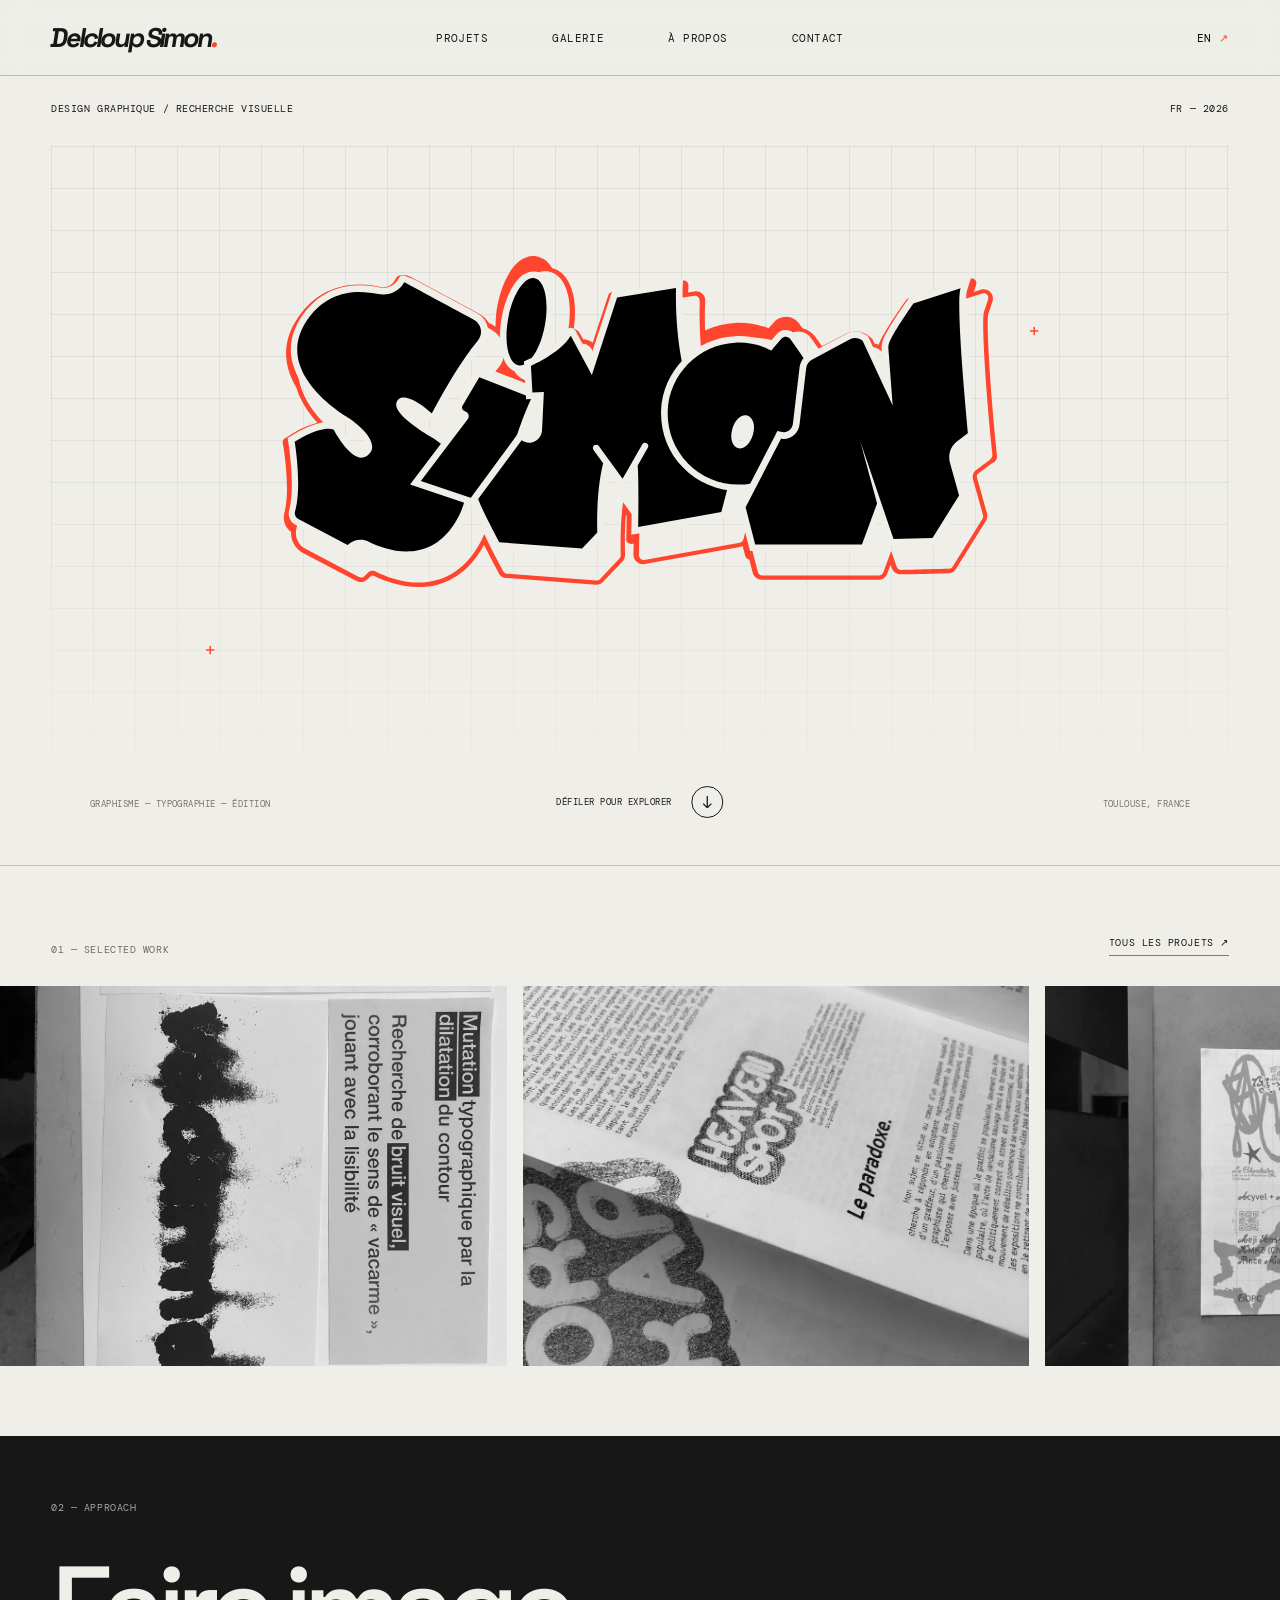
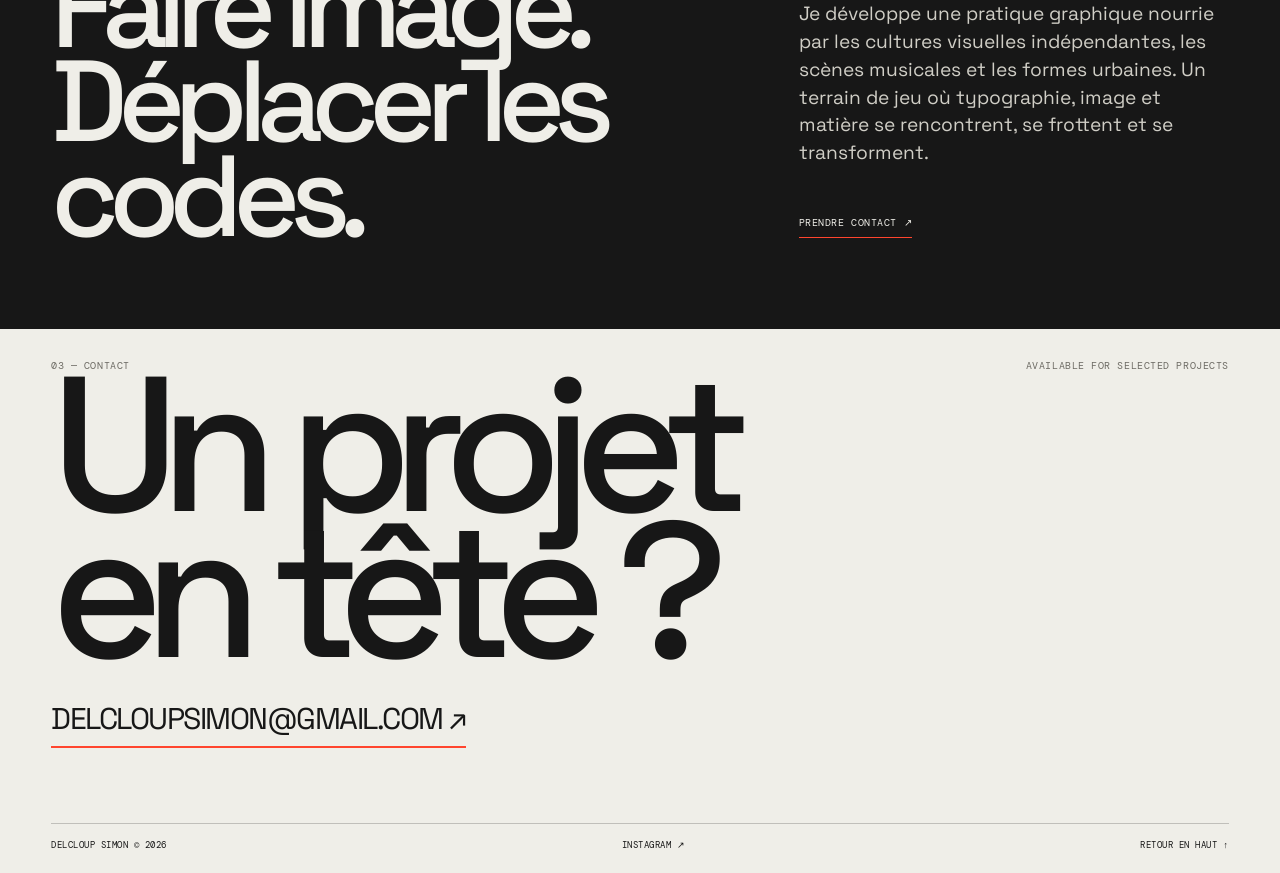
<file: index.html>
<!DOCTYPE html>
<html lang="fr">
<head>
  <meta charset="UTF-8">
  <meta name="viewport" content="width=device-width, initial-scale=1.0">
  <meta name="description" content="Portfolio de Simon Delcloup — design graphique, recherche visuelle et expérimentation de l’image.">
  <title>PORTFOLIO — Delcloup Simon</title>

  <link rel="preconnect" href="https://fonts.googleapis.com">
  <link rel="preconnect" href="https://fonts.gstatic.com" crossorigin>
  <link href="https://fonts.googleapis.com/css2?family=DM+Mono&family=Space+Grotesk:wght@400;500;700&display=swap" rel="stylesheet">

  <link rel="stylesheet" href="style.css">
</head>

<body>

<div class="site-shell">

    <!-- HEADER -->
    <header class="site-header">

      <a class="brand" href="#top" aria-label="Delcloup Simon, accueil">
        Delcloup Simon<span class="brand-dot">.</span>
      </a>

      <nav class="main-nav" aria-label="Navigation principale">
        <a href="projects.html" data-fr="PROJETS" data-en="PROJECTS">PROJETS</a>
        <a href="galerie.html" data-fr="GALERIE" data-en="GALLERY">GALERIE</a>
        <a href="#about" data-fr="À PROPOS" data-en="ABOUT">À PROPOS</a>
        <a href="#contact" data-fr="CONTACT" data-en="CONTACT">CONTACT</a>
      </nav>

      <button class="lang-switch" id="langSwitch" type="button">
        EN <span>↗</span>
      </button>

    </header>

    <main>

      <!-- HERO -->
      <!-- HERO -->
<section class="hero" id="top">

  <div class="hero-meta mono">
    <span data-fr="DESIGN GRAPHIQUE / RECHERCHE VISUELLE"
          data-en="GRAPHIC DESIGN / VISUAL RESEARCH">
      DESIGN GRAPHIQUE / RECHERCHE VISUELLE
    </span>
    <span>FR — 2026</span>
  </div>

  <div class="home-hero">

    <div class="hero-grid"></div>

    <div class="hero-signature">
      <img
      src="assets/lettrage-anime-PAER.svg"
      alt="Lettrage graffiti Simon"
      class="hero-lettering"
    >
    </div>

    <div class="hero-bottom mono">
      <span>GRAPHISME — TYPOGRAPHIE — ÉDITION</span>
      <span>TOULOUSE, FRANCE</span>
    </div>

    <a class="scroll-cue mono" href="#projects">
      <span data-fr="DÉFILER POUR EXPLORER"
            data-en="SCROLL TO EXPLORE">
        DÉFILER POUR EXPLORER
      </span>
      <b>↓</b>
    </a>

    <div class="hero-cross cross-one">+</div>
    <div class="hero-cross cross-two">+</div>

  </div>
</section>

      <!-- PROJECTS -->
      <section class="projects-section" id="projects">

        <div class="section-heading">

          <p class="eyebrow mono">01 — SELECTED WORK</p>

          <a class="section-link mono" href="projects.html">
            <span data-fr="TOUS LES PROJETS" data-en="ALL PROJECTS">TOUS LES PROJETS</span> ↗
          </a>

        </div>

        <!-- Carrousel : l'ordre est mélangé à chaque visite (voir main.js).
             Pour ajouter une image, copie un bloc <a> ci-dessous.
             Une image introuvable est ignorée automatiquement. -->
        <div class="marquee" aria-label="Aperçu de projets">
          <div class="marquee-track" id="marqueeTrack">
          <a class="marquee-item" href="projects/Ariane-fest.html" aria-label="Ariane Fest">
            <img src="assets/images/arianefestbanniere.webp" alt="Ariane Fest" decoding="async">
          </a>
          <a class="marquee-item" href="projects/Ariane-fest.html" aria-label="Ariane Fest">
            <img src="assets/images/happyhours2-1080x1080px.webp" alt="Ariane Fest" decoding="async">
          </a>
          <a class="marquee-item" href="projects/Cahors-tonkar.html" aria-label="Cahors Tonkar">
            <img src="assets/images/IMG_1996.webp" alt="Cahors Tonkar" decoding="async">
          </a>
          <a class="marquee-item" href="projects/Cahors-tonkar.html" aria-label="Cahors Tonkar">
            <img src="assets/images/IMG_1997.webp" alt="Cahors Tonkar" decoding="async">
          </a>
          <a class="marquee-item" href="projects/Typologie.html" aria-label="Typologie">
            <img src="assets/images/IMG_1981.webp" alt="Typologie" decoding="async">
          </a>
          <a class="marquee-item" href="projects/Typologie.html" aria-label="Typologie">
            <img src="assets/images/DSC_0176.webp" alt="Typologie" decoding="async">
          </a>
          <a class="marquee-item" href="projects/les-bruits-de-ma-ville.html" aria-label="Les bruits de ma ville">
            <img src="assets/images/bruitdemaville1.webp" alt="Les bruits de ma ville" decoding="async">
          </a>
          <a class="marquee-item" href="projects/Vacarme.html" aria-label="Vacarme">
            <img src="assets/images/IMG_3808.webp" alt="Vacarme" decoding="async">
          </a>
          <a class="marquee-item" href="projects/Vacarme.html" aria-label="Vacarme">
            <img src="assets/images/IMG_2006.webp" alt="Vacarme" decoding="async">
          </a>
          <a class="marquee-item" href="projects/purple-party.html" aria-label="Purple Party">
            <img src="assets/images/mockup purple affiche.webp" alt="Purple Party" decoding="async">
          </a>
          </div>
        </div>

      </section>


      <!-- ABOUT -->
      <section class="about-strip" id="about">

        <p class="eyebrow mono">02 — APPROACH</p>

        <div class="about-content">

          <h2 data-fr="Faire image.<br>Déplacer les codes."
              data-en="Making images.<br>Shifting codes.">
            Faire image.<br>
            Déplacer les codes.
          </h2>

          <div class="about-text">

            <p
              data-fr="Je développe une pratique graphique nourrie par les cultures visuelles indépendantes, les scènes musicales et les formes urbaines. Un terrain de jeu où typographie, image et matière se rencontrent, se frottent et se transforment."
              data-en="I develop a graphic practice informed by independent visual cultures, music scenes and urban forms. A playground where typography, image and material meet, collide and transform.">
              Je développe une pratique graphique nourrie par les cultures visuelles indépendantes, les scènes musicales et les formes urbaines. Un terrain de jeu où typographie, image et matière se rencontrent, se frottent et se transforment.
            </p>

            <a class="text-link mono" href="#contact">

              <span data-fr="PRENDRE CONTACT"
                    data-en="GET IN TOUCH">
                PRENDRE CONTACT
              </span>

              ↗

            </a>

          </div>

        </div>

      </section>

      <!-- CONTACT -->
      <section class="contact-section" id="contact">

        <div class="contact-top mono">

          <span>03 — CONTACT</span>

          <span>AVAILABLE FOR SELECTED PROJECTS</span>

        </div>

        <h2 data-fr="Un projet<br>en tête ?"
            data-en="Something<br>in mind?">
          Un projet<br>
          en tête ?
        </h2>

        <a class="contact-email" href="mailto:delcloupsimon@gmail.com">
          DELCLOUPSIMON@GMAIL.COM ↗
        </a>

        <div class="contact-bottom mono">

          <span>DELCLOUP SIMON © 2026</span>

          <a href="https://www.instagram.com/siid3ll/"
             target="_blank"
             rel="noreferrer">
            INSTAGRAM ↗
          </a>

          <a href="#top" id="backTop"
             data-fr="RETOUR EN HAUT ↑"
             data-en="BACK TO TOP ↑">
            RETOUR EN HAUT ↑
          </a>

        </div>

      </section>

    </main>

  </div>

  <script src="main.js" defer></script>

</body>
</html>
</file>
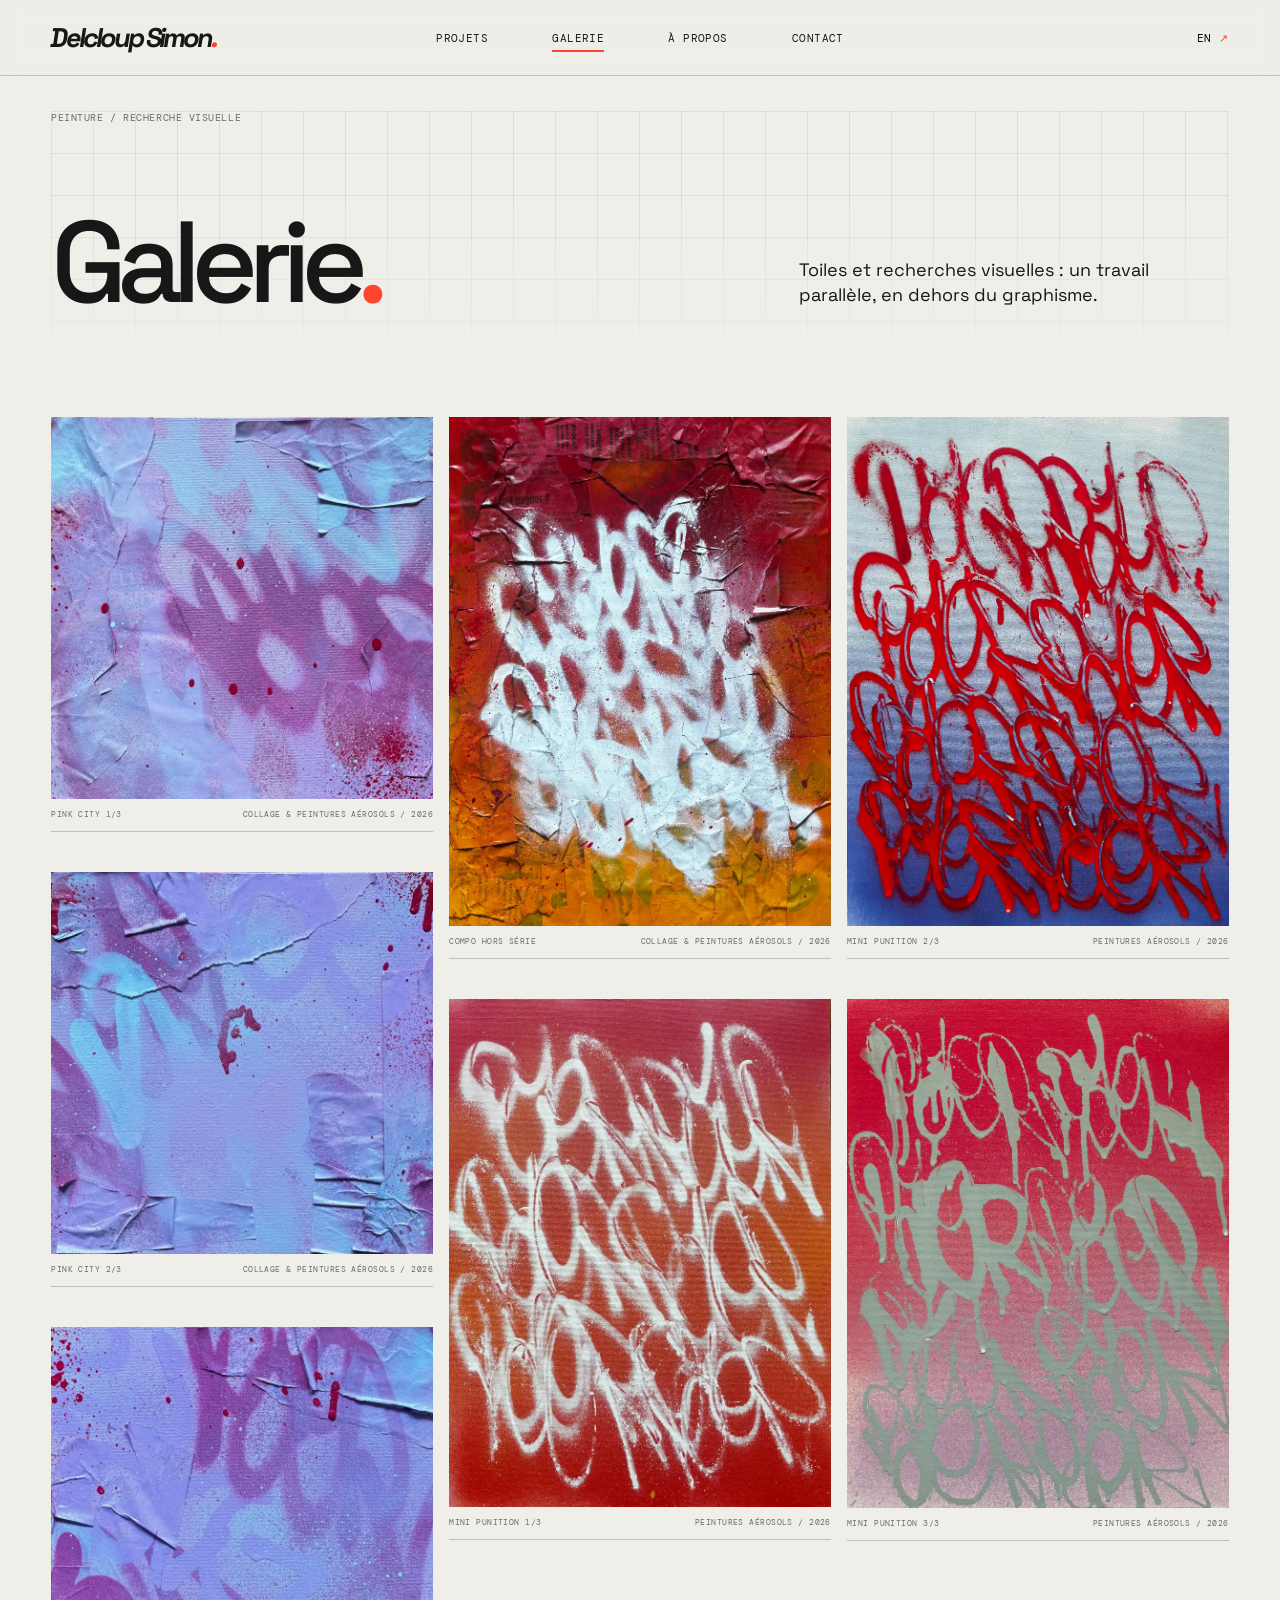
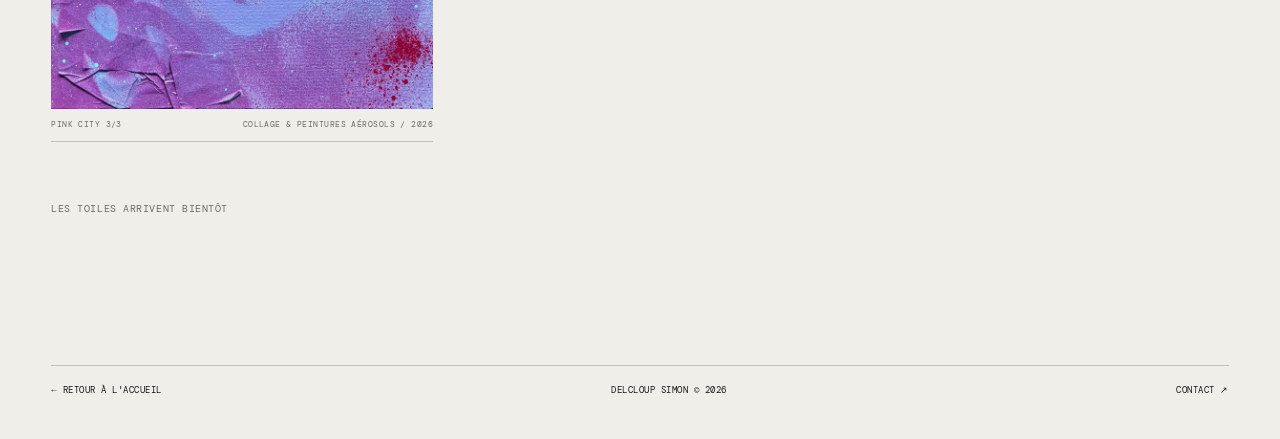
<file: galerie.html>
<!DOCTYPE html>
<html lang="fr">

<head>
  <meta charset="UTF-8">
  <meta name="viewport" content="width=device-width, initial-scale=1.0">
  <meta name="description" content="Galerie de Simon Delcloup — toiles et recherches visuelles.">

  <title>Delcloup Simon — Galerie</title>

  <link rel="preconnect" href="https://fonts.googleapis.com">
  <link rel="preconnect" href="https://fonts.gstatic.com" crossorigin>
  <link href="https://fonts.googleapis.com/css2?family=DM+Mono&family=Space+Grotesk:wght@400;500;700&display=swap" rel="stylesheet">

  <link rel="stylesheet" href="style.css">
</head>

<body>

  <div class="site-shell">

    <!-- HEADER -->

    <header class="site-header">

      <a class="brand" href="index.html">
        Delcloup Simon<span class="brand-dot">.</span>
      </a>

      <nav class="main-nav" aria-label="Navigation principale">
        <a href="projects.html" data-fr="PROJETS" data-en="PROJECTS">PROJETS</a>
        <a href="galerie.html" class="active" data-fr="GALERIE" data-en="GALLERY">GALERIE</a>
        <a href="index.html#about" data-fr="À PROPOS" data-en="ABOUT">À PROPOS</a>
        <a href="index.html#contact" data-fr="CONTACT" data-en="CONTACT">CONTACT</a>
      </nav>

      <button class="lang-switch" id="langSwitch" type="button">
        EN <span>↗</span>
      </button>

    </header>


    <main class="archive-page">

      <!-- INTRODUCTION -->

      <section class="archive-intro">

        <div class="hero-grid" aria-hidden="true"></div>

        <div class="archive-meta mono">
          <span data-fr="PEINTURE / RECHERCHE VISUELLE"
                data-en="PAINTING / VISUAL RESEARCH">
            PEINTURE / RECHERCHE VISUELLE
          </span>
        </div>

        <div class="archive-title">

          <h1 data-fr="Galerie<span class='brand-dot'>.</span>"
              data-en="Gallery<span class='brand-dot'>.</span>">
            Galerie<span class="brand-dot">.</span>
          </h1>

          <p class="archive-description"
             data-fr="Toiles et recherches visuelles : un travail parallèle, en dehors du graphisme."
             data-en="Paintings and visual research: a parallel practice, apart from graphic design.">
            Toiles et recherches visuelles : un travail parallèle, en dehors du graphisme.
          </p>

        </div>

      </section>


      <!-- GALERIE
           ───────────────────────────────────────────────
           POUR AJOUTER UNE TOILE :
           1. Dépose l'image (.webp, ~1600 px de large) dans assets/galerie/
           2. Copie le bloc <figure> ci-dessous, colle-le dans la galerie
              (en haut = affichée en premier), puis change :
              le nom du fichier, width/height (dimensions réelles de
              l'image), et le texte de la légende.
           3. Supprime ensuite la ligne « gallery-empty ».
           La légende est facultative : supprime <figcaption>…</figcaption>
           si tu n'en veux pas.

           <figure class="gallery-item">
             <img src="assets/galerie/nom-de-la-toile.webp"
                  alt="Titre de la toile"
                  width="1600" height="2000"
                  loading="lazy" decoding="async">
             <figcaption class="mono">
               <span>TITRE</span>
               <span>HUILE SUR TOILE / 2025</span>
             </figcaption>
           </figure>
           ─────────────────────────────────────────────── -->

      <section class="gallery-grid">

        <figure class="gallery-item">
             <img src="assets/galerie/IMG_0090.webp"
                  alt="Titre de la toile"
                  width="1600" height="2000"
                  loading="lazy" decoding="async">
             <figcaption class="mono">
               <span>PINK CITY 1/3</span>
               <span>COLLAGE & PEINTURES AÉROSOLS / 2026</span>
             </figcaption>
           </figure>

           <figure class="gallery-item">
             <img src="assets/galerie/IMG_0092.webp"
                  alt="Titre de la toile"
                  width="1600" height="2000"
                  loading="lazy" decoding="async">
             <figcaption class="mono">
               <span>PINK CITY 2/3</span>
               <span>COLLAGE & PEINTURES AÉROSOLS / 2026</span>
             </figcaption>
           </figure>

           <figure class="gallery-item">
             <img src="assets/galerie/IMG_0093.webp"
                  alt="Titre de la toile"
                  width="1600" height="2000"
                  loading="lazy" decoding="async">
             <figcaption class="mono">
               <span>PINK CITY 3/3</span>
               <span>COLLAGE & PEINTURES AÉROSOLS / 2026</span>
             </figcaption>
           </figure>

           <figure class="gallery-item">
             <img src="assets/galerie/IMG_0094.webp"
                  alt="Titre de la toile"
                  width="1600" height="2000"
                  loading="lazy" decoding="async">
             <figcaption class="mono">
               <span>COMPO HORS SÉRIE</span>
               <span>COLLAGE & PEINTURES AÉROSOLS / 2026</span>
             </figcaption>
           </figure>

           <figure class="gallery-item">
             <img src="assets/galerie/IMG_0096.webp"
                  alt="Titre de la toile"
                  width="1600" height="2000"
                  loading="lazy" decoding="async">
             <figcaption class="mono">
               <span>MINI PUNITION 1/3</span>
               <span>PEINTURES AÉROSOLS / 2026</span>
             </figcaption>
           </figure>

           <figure class="gallery-item">
             <img src="assets/galerie/IMG_0098.webp"
                  alt="Titre de la toile"
                  width="1600" height="2000"
                  loading="lazy" decoding="async">
             <figcaption class="mono">
               <span>MINI PUNITION 2/3</span>
               <span>PEINTURES AÉROSOLS / 2026</span>
             </figcaption>
           </figure>

           <figure class="gallery-item">
             <img src="assets/galerie/IMG_0099.webp"
                  alt="Titre de la toile"
                  width="1600" height="2000"
                  loading="lazy" decoding="async">
             <figcaption class="mono">
               <span>MINI PUNITION 3/3</span>
               <span>PEINTURES AÉROSOLS / 2026</span>
             </figcaption>
           </figure>

        <p class="gallery-empty mono"
           data-fr="LES TOILES ARRIVENT BIENTÔT"
           data-en="PAINTINGS COMING SOON">
          LES TOILES ARRIVENT BIENTÔT
        </p>

      </section>


      <!-- FOOTER -->

      <footer class="archive-footer mono">

        <a href="index.html">
          ← <span data-fr="RETOUR À L'ACCUEIL" data-en="BACK TO HOME">RETOUR À L'ACCUEIL</span>
        </a>

        <span>DELCLOUP SIMON © 2026</span>

        <a href="index.html#contact">CONTACT ↗</a>

      </footer>

    </main>

  </div>

  <script src="main.js" defer></script>

</body>
</html>
</file>
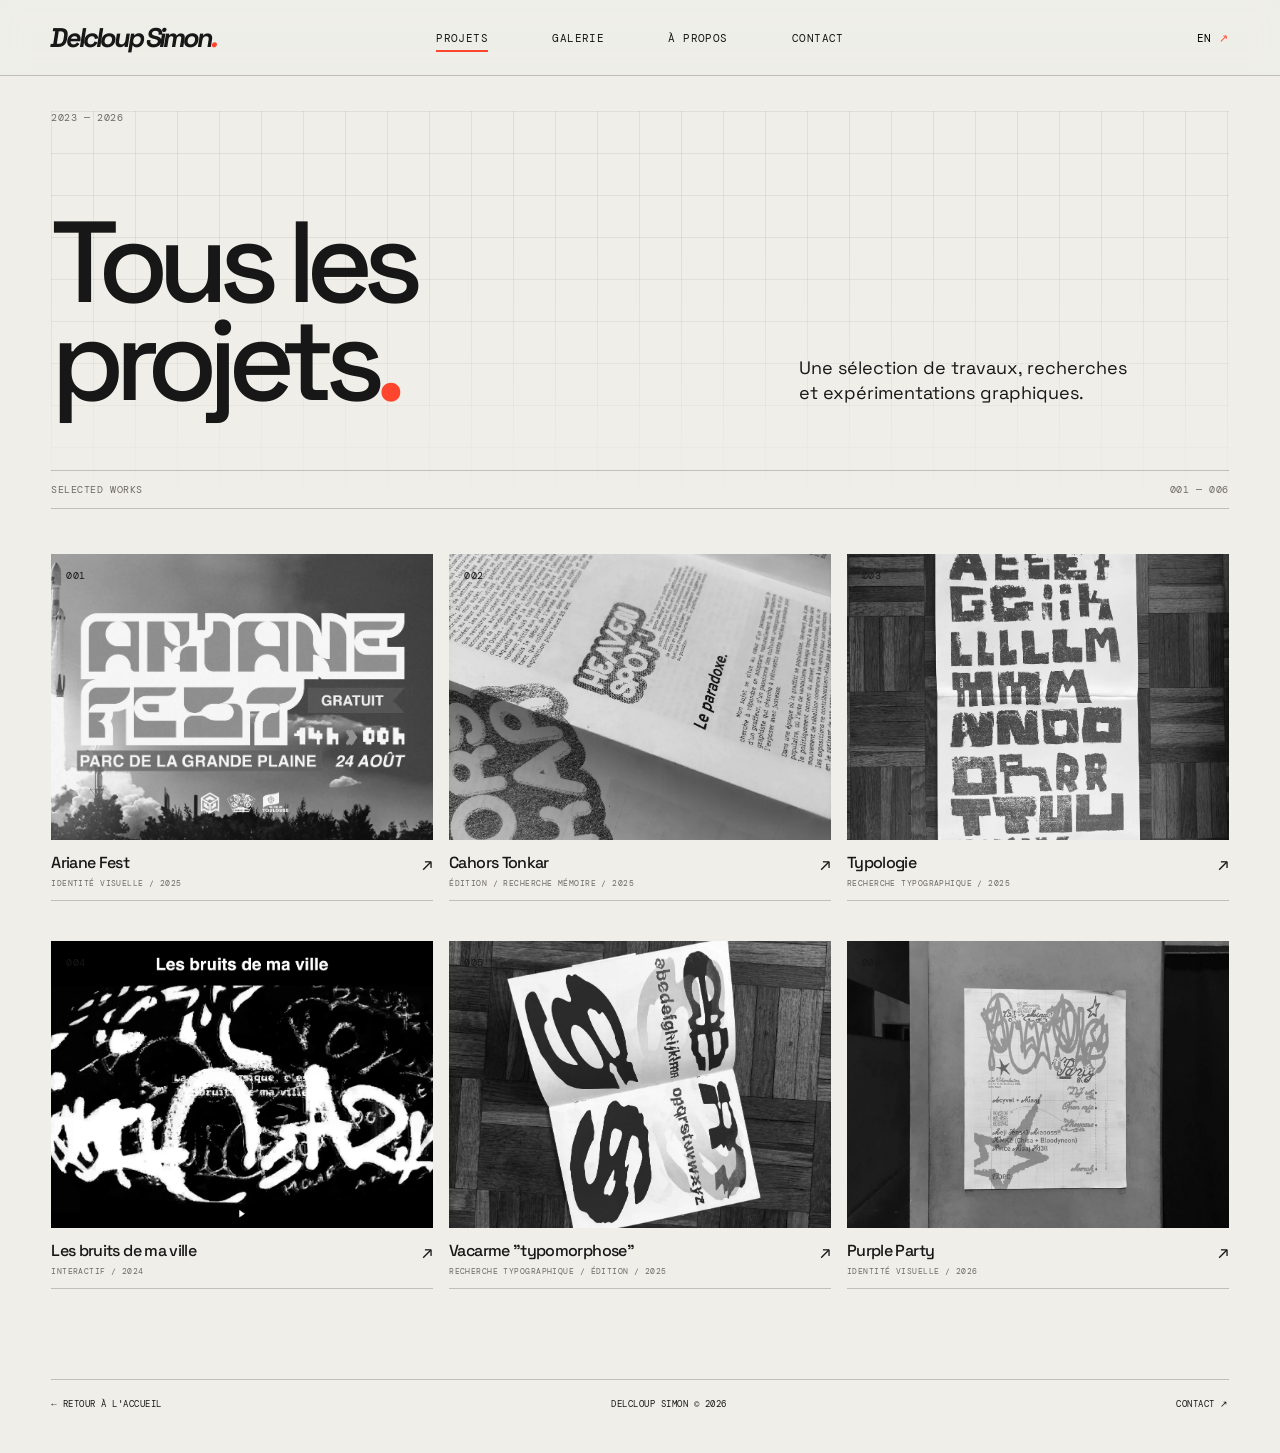
<file: projects.html>
<!DOCTYPE html>
<html lang="fr">

<head>

  <meta charset="UTF-8">
  <meta name="viewport" content="width=device-width, initial-scale=1.0">

  <meta name="description" content="PAER — Tous les projets.">

  <title>MES PROJETS</title>

  <link rel="preconnect" href="https://fonts.googleapis.com">
  <link rel="preconnect" href="https://fonts.gstatic.com" crossorigin>

  <link href="https://fonts.googleapis.com/css2?family=DM+Mono&family=Space+Grotesk:wght@400;500;700&display=swap" rel="stylesheet">

  <link rel="stylesheet" href="style.css">

</head>

<body>

  <div class="site-shell">

    <!-- HEADER -->

    <header class="site-header">

      <a class="brand" href="index.html">
        Delcloup Simon<span class="brand-dot">.</span>
      </a>

      <nav class="main-nav">

        <a href="projects.html"
           class="active"
           data-fr="PROJETS"
           data-en="PROJECTS">
          PROJETS
        </a>
        <a href="galerie.html" data-fr="GALERIE" data-en="GALLERY">GALERIE</a>

        <a href="index.html#about"
           data-fr="À PROPOS"
           data-en="ABOUT">
          À PROPOS
        </a>

        <a href="index.html#contact"
           data-fr="CONTACT"
           data-en="CONTACT">
          CONTACT
        </a>

      </nav>

      <button class="lang-switch" id="langSwitch" type="button">
        EN <span>↗</span>
      </button>

    </header>

    <!-- PROJECT ARCHIVE -->

    <main class="archive-page">

      <section class="archive-intro">
        <div class="hero-grid" aria-hidden="true"></div>

        <div class="archive-meta mono">

          <span>2023 — 2026</span>

        </div>

        <div class="archive-title">

          <div>

            <h1 data-fr="Tous les projets<span class='brand-dot'>.</span>"
    data-en="All projects<span class='brand-dot'>.</span>">
  Tous les projets<span class="brand-dot">.</span>
</h1>

          </div>

          <p class="archive-description"
             data-fr="Une sélection de travaux, recherches et expérimentations graphiques."
             data-en="A selection of graphic design projects, visual research and experiments.">

            Une sélection de travaux, recherches et expérimentations graphiques.

          </p>

        </div>

        <div class="archive-count mono">

          <span>SELECTED WORKS</span>

          <span>001 — 006</span>

        </div>

      </section>

<!-- PROJECT GRID -->

<section class="archive-grid">

  <!-- PROJECT 01 : ARIANE FEST -->

  <a class="archive-card" href="projects/Ariane-fest.html">

    <div class="archive-image">

      <img
        src="assets/images/arianefestbanniere.webp"
        alt="Ariane Fest"
        class="archive-photo"
      >

      <span class="archive-number mono">001</span>

    </div>

    <div class="archive-info">
      <h2>Ariane Fest</h2>
      <span class="mono">IDENTITÉ VISUELLE / 2025</span>
      <span class="archive-arrow">↗</span>
    </div>

  </a>

  <!-- PROJECT 02 : EFFET TUNNEL -->

  <a class="archive-card" href="projects/Cahors-tonkar.html">

    <div class="archive-image">

      <img
        src="assets/images/IMG_1996.webp"
        alt="Cahors Tonkar"
        class="archive-photo"
        loading="lazy" decoding="async"
      >

      <span class="archive-number mono">002</span>

    </div>

    <div class="archive-info">
      <h2>Cahors Tonkar</h2>
      <span class="mono">ÉDITION / RECHERCHE MÉMOIRE / 2025</span>
      <span class="archive-arrow">↗</span>
    </div>

  </a>

  <!-- PROJECT 03 : NO MAN'S LANDS -->

  <a class="archive-card" href="projects/Typologie.html">

    <div class="archive-image">

      <img
        src="assets/images/IMG_1981.webp"
        alt="Typologie"
        class="archive-photo"
        loading="lazy" decoding="async"
      >

      <span class="archive-number mono">003</span>

    </div>

    <div class="archive-info">
      <h2>Typologie</h2>
      <span class="mono">RECHERCHE TYPOGRAPHIQUE / 2025</span>
      <span class="archive-arrow">↗</span>
    </div>

  </a>

  <!-- PROJECT 04 : LES BRUITS DE MA VILLE -->

  <a class="archive-card" href="projects/les-bruits-de-ma-ville.html">

    <div class="archive-image">

      <img
        src="assets/images/bruitdemaville1.webp"
        alt="Les bruits de ma ville"
        class="archive-photo"
        loading="lazy" decoding="async"
      >

      <span class="archive-number mono">004</span>

    </div>

    <div class="archive-info">
      <h2>Les bruits de ma ville</h2>
      <span class="mono">INTERACTIF / 2024</span>
      <span class="archive-arrow">↗</span>
    </div>

  </a>

  <!-- PROJECT 05 : GRAFFITI PHOTO RESOURCES -->

  <a class="archive-card" href="projects/Vacarme.html">

    <div class="archive-image">

      <img
        src="assets/images/IMG_2002.webp"
        alt="Vacarme 'typomorphose'"
        class="archive-photo"
        loading="lazy" decoding="async"
      >

      <span class="archive-number mono">005</span>

    </div>

    <div class="archive-info">
      <h2>Vacarme "typomorphose"</h2>
      <span class="mono">RECHERCHE TYPOGRAPHIQUE / ÉDITION / 2025</span>
      <span class="archive-arrow">↗</span>
    </div>

  </a>

  <!-- PROJECT 06 : CANVAS EXPERIMENTS -->

  <a class="archive-card" href="projects/purple-party.html">

    <div class="archive-image">

      <img
        src="assets/images/mockup purple affiche.webp"
        alt="Purple Party"
        class="archive-photo"
        loading="lazy" decoding="async"
      >

      <span class="archive-number mono">006</span>

    </div>

    <div class="archive-info">
      <h2>Purple Party</h2>
      <span class="mono">IDENTITÉ VISUELLE / 2026</span>
      <span class="archive-arrow">↗</span>
    </div>

  </a>

</section>

      <!-- FOOTER -->

      <footer class="archive-footer mono">

        <a href="index.html">
          ← <span data-fr="RETOUR À L'ACCUEIL"
                   data-en="BACK TO HOME">
            RETOUR À L'ACCUEIL
          </span>
        </a>

        <span>DELCLOUP SIMON © 2026</span>

        <a href="index.html#contact">
          CONTACT ↗
        </a>

      </footer>

    </main>

  </div>

  <script src="main.js" defer></script>

</body>

</html>
</file>
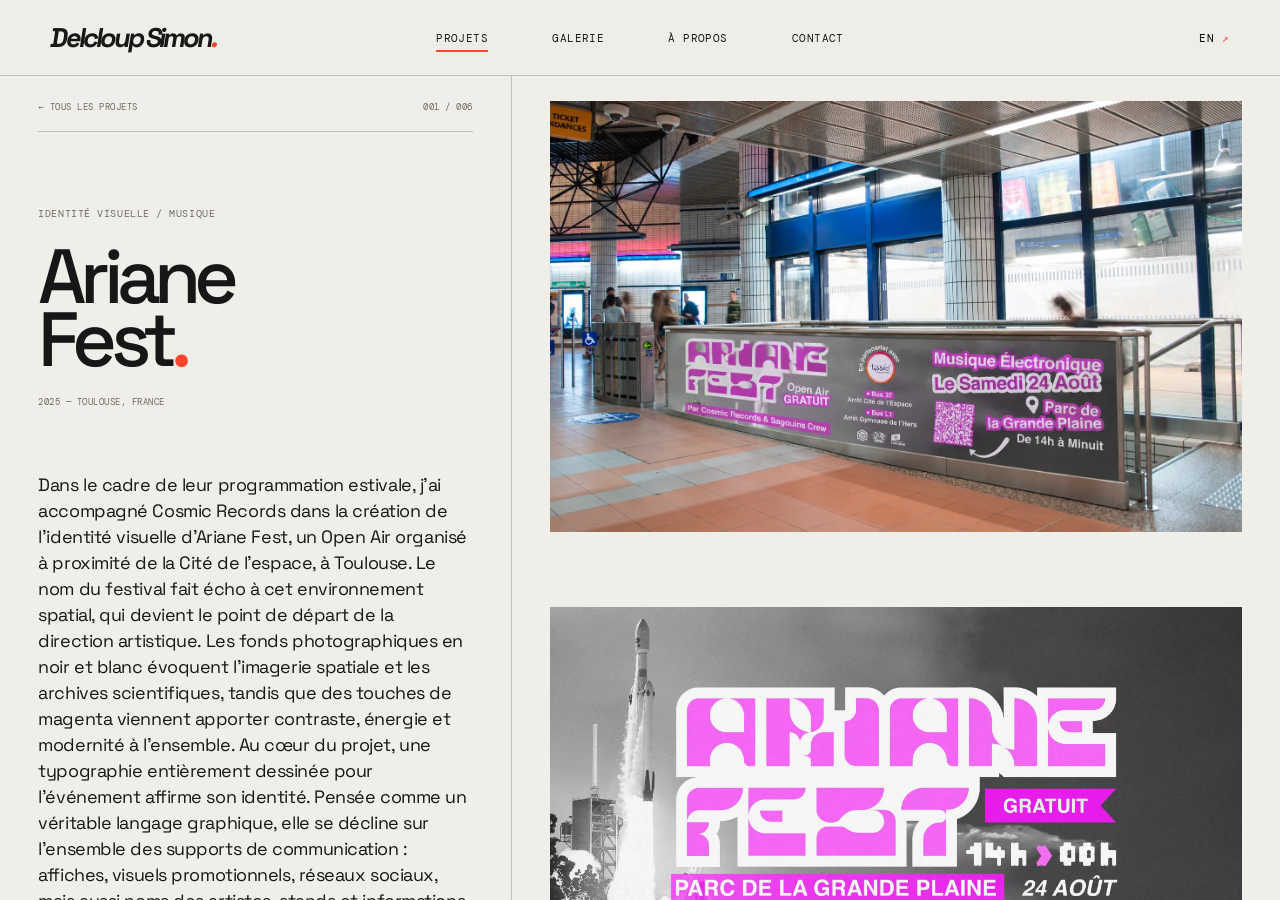
<file: projects/Ariane-fest.html>
<!DOCTYPE html>
<html lang="fr">

<head>
  <meta charset="UTF-8">
  <meta name="viewport" content="width=device-width, initial-scale=1.0">

  <meta name="description" content="PAER — Présentation du projet.">

  <title>Delcloup Simon — Ariane Fest</title>

  <link rel="preconnect" href="https://fonts.googleapis.com">
  <link rel="preconnect" href="https://fonts.gstatic.com" crossorigin>

  <link href="https://fonts.googleapis.com/css2?family=DM+Mono&family=Space+Grotesk:wght@400;500;700&display=swap" rel="stylesheet">

  <link rel="stylesheet" href="../style.css">
</head>

<body class="project-page">

  <div class="site-shell">

    <!-- HEADER -->

    <header class="site-header">

      <a class="brand" href="../index.html">
        Delcloup Simon<span class="brand-dot">.</span>
      </a>

      <nav class="main-nav">

        <a href="../projects.html"
           class="active"
           data-fr="PROJETS"
           data-en="PROJECTS">
          PROJETS
        </a>
        <a href="../galerie.html" data-fr="GALERIE" data-en="GALLERY">GALERIE</a>

        <a href="../index.html#about"
           data-fr="À PROPOS"
           data-en="ABOUT">
          À PROPOS
        </a>

        <a href="../index.html#contact"
           data-fr="CONTACT"
           data-en="CONTACT">
          CONTACT
        </a>

      </nav>

      <button class="lang-switch" id="langSwitch" type="button">
        EN <span>↗</span>
      </button>

    </header>

    <!-- PROJECT CONTENT -->

    <main class="project-layout">

      <!-- LEFT COLUMN : TEXT -->

      <aside class="project-content">

        <div class="project-content-inner">

          <div class="project-topline mono">

            <a href="../projects.html">
              ← <span data-fr="TOUS LES PROJETS"
                       data-en="ALL PROJECTS">
                TOUS LES PROJETS
              </span>
            </a>

            <span>001 / 006</span>

          </div>

          <div class="project-heading">

            <p class="eyebrow mono">
              IDENTITÉ VISUELLE / MUSIQUE
            </p>

            <h1>
              Ariane<br>Fest<span>.</span>
            </h1>

            <p class="project-subtitle mono">
              2025 — TOULOUSE, FRANCE
            </p>

          </div>

          <div class="project-description">

            <p>

              Dans le cadre de leur programmation estivale, j’ai accompagné Cosmic Records dans la création de l’identité visuelle d’Ariane Fest, un Open Air organisé à proximité de la Cité de l’espace, à Toulouse.

Le nom du festival fait écho à cet environnement spatial, qui devient le point de départ de la direction artistique. Les fonds photographiques en noir et blanc évoquent l'imagerie spatiale et les archives scientifiques, tandis que des touches de magenta viennent apporter contraste, énergie et modernité à l'ensemble.

Au cœur du projet, une typographie entièrement dessinée pour l'événement affirme son identité. Pensée comme un véritable langage graphique, elle se décline sur l'ensemble des supports de communication : affiches, visuels promotionnels, réseaux sociaux, mais aussi noms des artistes, stands et informations pratiques.

L'objectif était de construire un univers visuel cohérent et immédiatement reconnaissable, capable de fédérer les différents supports tout en retranscrivant l'énergie festive et alternative de cet Open Air.
            </p>

          </div>

        </div>

      </aside>

      <!-- RIGHT COLUMN : IMAGE GALLERY -->

      <section class="project-gallery">

        <!-- IMAGE 01 -->

        <figure class="project-visual visual-main">

          <img
            src="../assets/images/arianefestmetro.webp"
            alt="Ariane Fest — visuel 1"
            class="gallery-image"
            fetchpriority="high"
          >

          <figcaption class="mono">
          </figcaption>

        </figure>

        <!-- IMAGE 02 -->

        <figure class="project-visual">

          <img
            src="../assets/images/arianefestbanniere.webp"
            alt="Ariane Fest — visuel 2"
            class="gallery-image"
            loading="lazy"
          >

          <figcaption class="mono">
          </figcaption>

        </figure>

        <!-- IMAGE 03 -->

        <figure class="project-visual">

          <img
            src="../assets/images/happyhours2-1080x1080px.webp"
            alt="Ariane Fest — visuel 3"
            class="gallery-image"
            loading="lazy"
          >

          <figcaption class="mono">
          </figcaption>

        </figure>

        <!-- IMAGE 04 -->

        <figure class="project-visual">

          <img
            src="../assets/images/prez-artiste4-post-1080x1080px.webp"
            alt="Ariane Fest — visuel 4"
            class="gallery-image"
            loading="lazy"
          >

          <figcaption class="mono">
          </figcaption>

        </figure>

        <figure class="project-visual">

          <img
            src="../assets/images/tisséo-bus&téléphérique.webp"
            alt="Ariane Fest — visuel 5"
            class="gallery-image"
            loading="lazy"
          >

          <figcaption class="mono">
          </figcaption>

        </figure>

        <figure class="project-visual">

          <img
            src="../assets/images/caroussel3-1000x1000px.webp"
            alt="Ariane Fest — visuel 6"
            class="gallery-image"
            loading="lazy"
          >

          <figcaption class="mono">
          </figcaption>

        </figure>

        <!-- END OF GALLERY -->

        <div class="gallery-end mono">
        Delcloup Simon © 2026
        </div>

      </section>

    </main>

  </div>

  <script src="../main.js" defer></script>

</body>
</html>
</file>
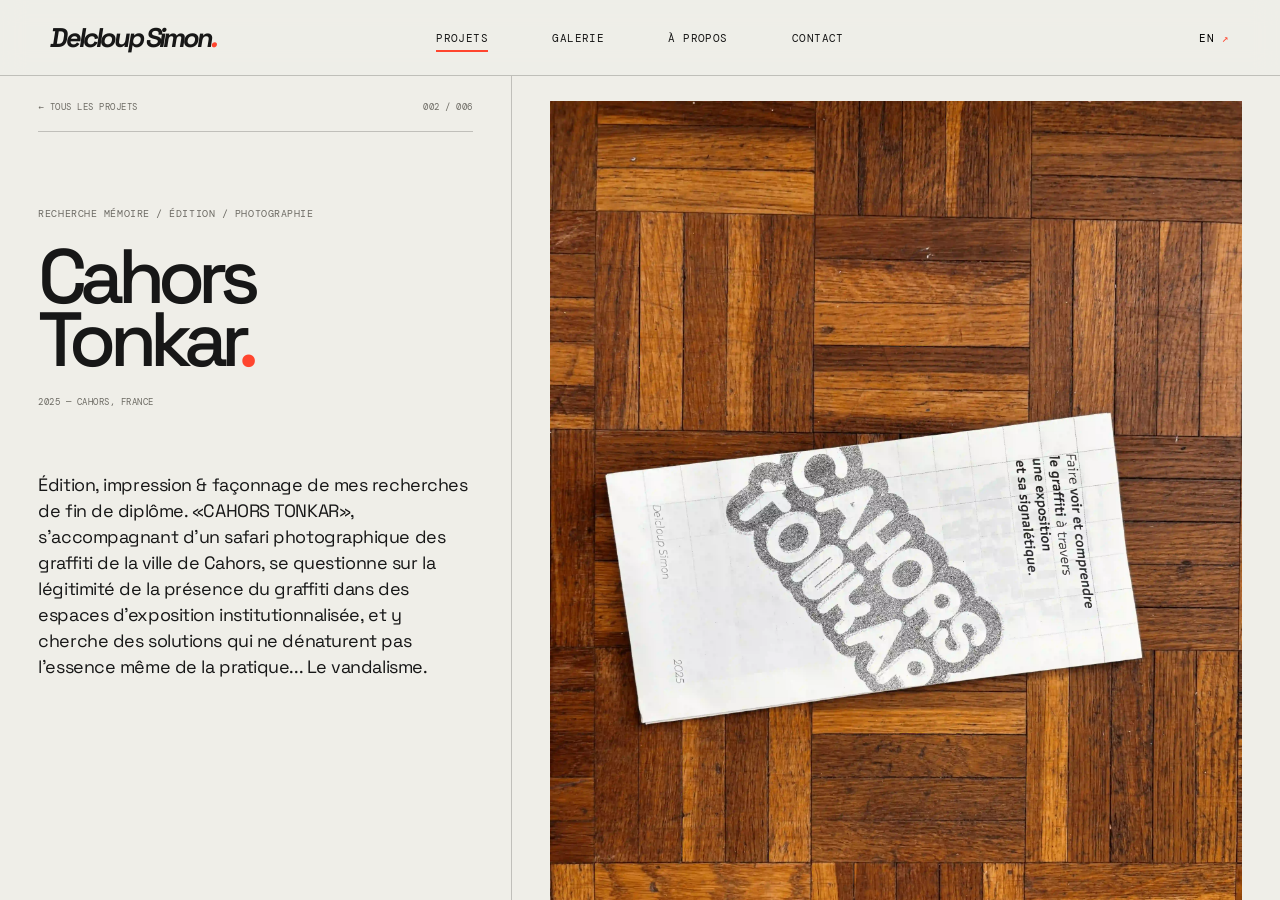
<file: projects/Cahors-tonkar.html>
<!DOCTYPE html>
<html lang="fr">

<head>
  <meta charset="UTF-8">
  <meta name="viewport" content="width=device-width, initial-scale=1.0">

  <meta name="description" content="PAER — Présentation du projet.">

  <title>Delcloup Simon — Cahors Tonkar</title>

  <link rel="preconnect" href="https://fonts.googleapis.com">
  <link rel="preconnect" href="https://fonts.gstatic.com" crossorigin>

  <link href="https://fonts.googleapis.com/css2?family=DM+Mono&family=Space+Grotesk:wght@400;500;700&display=swap" rel="stylesheet">

  <link rel="stylesheet" href="../style.css">
</head>

<body class="project-page">

  <div class="site-shell">

    <!-- HEADER -->

    <header class="site-header">

      <a class="brand" href="../index.html">
        Delcloup Simon<span class="brand-dot">.</span>
      </a>

      <nav class="main-nav">

        <a href="../projects.html"
           class="active"
           data-fr="PROJETS"
           data-en="PROJECTS">
          PROJETS
        </a>
        <a href="../galerie.html" data-fr="GALERIE" data-en="GALLERY">GALERIE</a>

        <a href="../index.html#about"
           data-fr="À PROPOS"
           data-en="ABOUT">
          À PROPOS
        </a>

        <a href="../index.html#contact"
           data-fr="CONTACT"
           data-en="CONTACT">
          CONTACT
        </a>

      </nav>

      <button class="lang-switch" id="langSwitch" type="button">
        EN <span>↗</span>
      </button>

    </header>

    <!-- PROJECT CONTENT -->

    <main class="project-layout">

      <!-- LEFT COLUMN : TEXT -->

      <aside class="project-content">

        <div class="project-content-inner">

          <div class="project-topline mono">

            <a href="../projects.html">
              ← <span data-fr="TOUS LES PROJETS"
                       data-en="ALL PROJECTS">
                TOUS LES PROJETS
              </span>
            </a>

            <span>002 / 006</span>

          </div>

          <div class="project-heading">

            <p class="eyebrow mono">
              RECHERCHE MÉMOIRE / ÉDITION / PHOTOGRAPHIE
            </p>

            <h1>
              Cahors<br>Tonkar<span>.</span>
            </h1>

            <p class="project-subtitle mono">
              2025 — CAHORS, FRANCE
            </p>

          </div>

          <div class="project-description">

            <p>

              Édition, impression & façonnage de mes recherches de fin de
diplôme. «CAHORS TONKAR»,
s’accompagnant d’un safari photographique des graffiti de la ville de
Cahors, se questionne sur la légitimité de la présence du graffiti dans
des espaces d'exposition institutionnalisée, et y cherche des solutions qui
ne dénaturent pas l’essence même
de la pratique... Le vandalisme.
</p>

          </div>

        </div>

      </aside>

      <!-- RIGHT COLUMN : IMAGE GALLERY -->

      <section class="project-gallery">

        <!-- IMAGE 01 -->

        <figure class="project-visual visual-main">

          <img
            src="../assets/images/IMG_1991.webp"
            alt="Cahors Tonkar — visuel 1"
            class="gallery-image"
            fetchpriority="high"
          >

          <figcaption class="mono">
          </figcaption>

        </figure>

        <!-- IMAGE 02 -->

        <figure class="project-visual">

          <img
            src="../assets/images/IMG_1994.webp"
            alt="Cahors Tonkar — visuel 2"
            class="gallery-image"
            loading="lazy"
          >

          <figcaption class="mono">
          </figcaption>

        </figure>

        <!-- IMAGE 03 -->

        <figure class="project-visual">

          <img
            src="../assets/images/IMG_1997.webp"
            alt="Cahors Tonkar — visuel 3"
            class="gallery-image"
            loading="lazy"
          >

          <figcaption class="mono">
          </figcaption>

        </figure>

        <!-- IMAGE 04 -->

        <figure class="project-visual">

          <img
            src="../assets/images/IMG_1999.webp"
            alt="Cahors Tonkar — visuel 4"
            class="gallery-image"
            loading="lazy"
          >

          <figcaption class="mono">
          </figcaption>

        </figure>

        <!-- END OF GALLERY -->

        <div class="gallery-end mono">
        Delcloup Simon © 2026
        </div>

      </section>

    </main>

  </div>

  <script src="../main.js" defer></script>

</body>
</html>
</file>
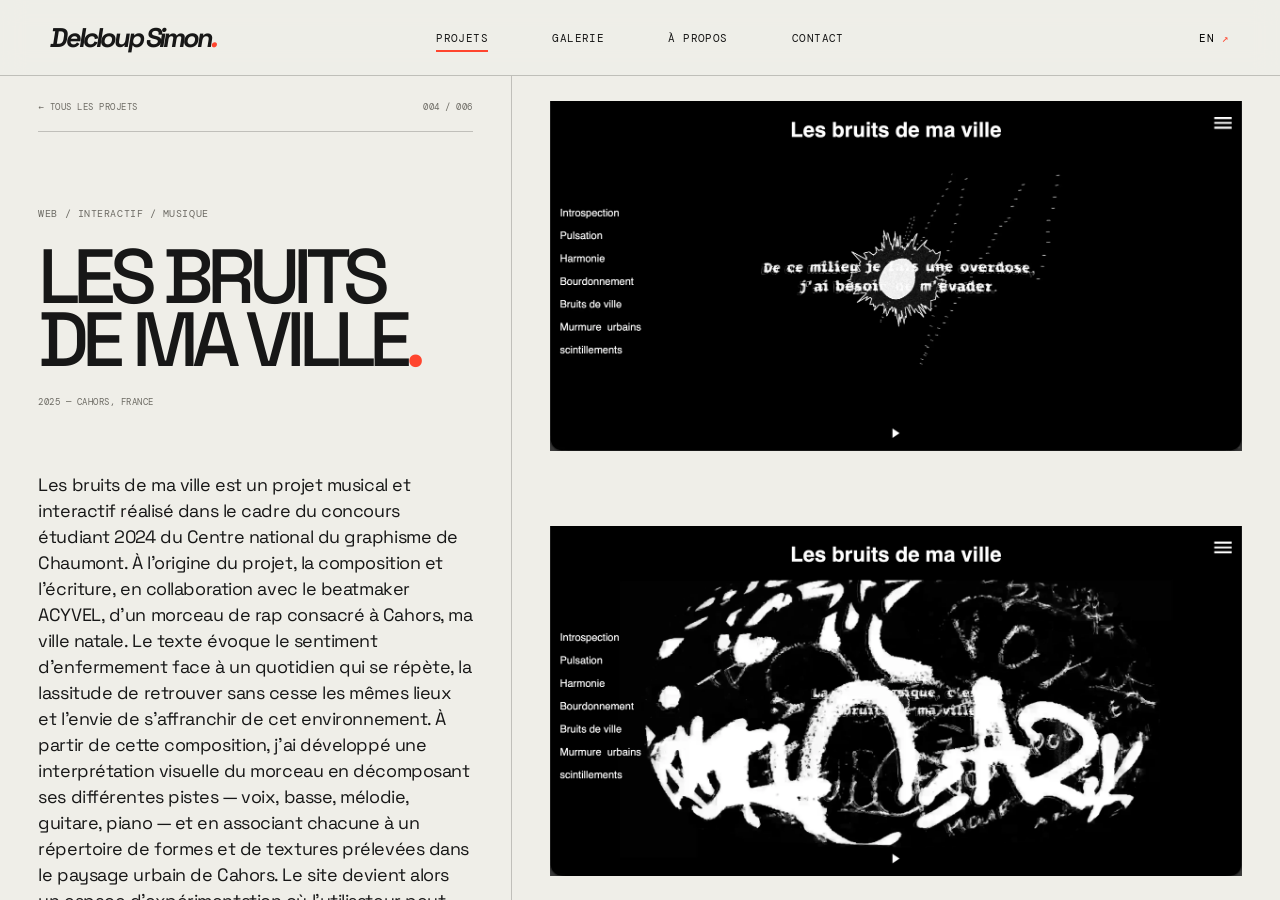
<file: projects/les-bruits-de-ma-ville.html>
<!DOCTYPE html>
<html lang="fr">

<head>
  <meta charset="UTF-8">
  <meta name="viewport" content="width=device-width, initial-scale=1.0">

  <meta name="description" content="PAER — Présentation du projet.">

  <title>Delcloup Simon — Les bruits de ma ville</title>

  <link rel="preconnect" href="https://fonts.googleapis.com">
  <link rel="preconnect" href="https://fonts.gstatic.com" crossorigin>

  <link href="https://fonts.googleapis.com/css2?family=DM+Mono&family=Space+Grotesk:wght@400;500;700&display=swap" rel="stylesheet">

  <link rel="stylesheet" href="../style.css">
</head>

<body class="project-page">

  <div class="site-shell">

    <!-- HEADER -->

    <header class="site-header">

      <a class="brand" href="../index.html">
        Delcloup Simon<span class="brand-dot">.</span>
      </a>

      <nav class="main-nav">

        <a href="../projects.html"
           class="active"
           data-fr="PROJETS"
           data-en="PROJECTS">
          PROJETS
        </a>
        <a href="../galerie.html" data-fr="GALERIE" data-en="GALLERY">GALERIE</a>

        <a href="../index.html#about"
           data-fr="À PROPOS"
           data-en="ABOUT">
          À PROPOS
        </a>

        <a href="../index.html#contact"
           data-fr="CONTACT"
           data-en="CONTACT">
          CONTACT
        </a>

      </nav>

      <button class="lang-switch" id="langSwitch" type="button">
        EN <span>↗</span>
      </button>

    </header>

    <!-- PROJECT CONTENT -->

    <main class="project-layout">

      <!-- LEFT COLUMN : TEXT -->

      <aside class="project-content">

        <div class="project-content-inner">

          <div class="project-topline mono">

            <a href="../projects.html">
              ← <span data-fr="TOUS LES PROJETS"
                       data-en="ALL PROJECTS">
                TOUS LES PROJETS
              </span>
            </a>

            <span>004 / 006</span>

          </div>

          <div class="project-heading">

            <p class="eyebrow mono">
              WEB / INTERACTIF / MUSIQUE
            </p>

            <h1>
              LES BRUITS<br>DE MA VILLE<span>.</span>
            </h1>

            <p class="project-subtitle mono">
              2025 — CAHORS, FRANCE
            </p>

          </div>

          <div class="project-description">

            <p>

              Les bruits de ma ville est un projet musical et interactif réalisé dans le cadre du concours étudiant 2024 du Centre national du graphisme de Chaumont.

À l'origine du projet, la composition et l'écriture, en collaboration avec le beatmaker ACYVEL, d'un morceau de rap consacré à Cahors, ma ville natale. Le texte évoque le sentiment d'enfermement face à un quotidien qui se répète, la lassitude de retrouver sans cesse les mêmes lieux et l'envie de s'affranchir de cet environnement.

À partir de cette composition, j'ai développé une interprétation visuelle du morceau en décomposant ses différentes pistes — voix, basse, mélodie, guitare, piano — et en associant chacune à un répertoire de formes et de textures prélevées dans le paysage urbain de Cahors.

Le site devient alors un espace d'expérimentation où l'utilisateur peut déconstruire et recomposer librement le morceau, à la fois visuellement et sonorement, grâce à une série de commandes permettant d'activer ou de désactiver chaque piste pendant la lecture. Une manière de faire dialoguer musique, graphisme et territoire, tout en laissant chacun construire sa propre perception de la ville.
</p>

          </div>

        </div>

      </aside>

      <!-- RIGHT COLUMN : IMAGE GALLERY -->

      <section class="project-gallery">

        <!-- IMAGE 01 -->

        <figure class="project-visual visual-main">

          <img
            src="../assets/images/Capture d’écran 2026-02-21 à 22.14.00.webp"
            alt="Les bruits de ma ville — visuel 1"
            class="gallery-image"
            fetchpriority="high"
          >

          <figcaption class="mono">
          </figcaption>

        </figure>

        <!-- IMAGE 02 -->

        <figure class="project-visual">

          <img
            src="../assets/images/bruitdemaville1.webp"
            alt="Les bruits de ma ville — visuel 2"
            class="gallery-image"
            loading="lazy"
          >

          <figcaption class="mono">
          </figcaption>

        </figure>

        <!-- IMAGE 03 -->

        <figure class="project-visual">

          <img
            src="../assets/images/Capture d’écran 2026-02-21 à 22.20.34.webp"
            alt="Les bruits de ma ville — visuel 3"
            class="gallery-image"
            loading="lazy"
          >

          <figcaption class="mono">
          </figcaption>

        </figure>

        <!-- IMAGE 04 -->

        <figure class="project-visual">

          <img
            src="../assets/images/Capture d’écran 2026-02-21 à 22.20.57.webp"
            alt="Les bruits de ma ville — visuel 4"
            class="gallery-image"
            loading="lazy"
          >

          <figcaption class="mono">
          </figcaption>

        </figure>

        <figure class="project-visual">

          <img
            src="../assets/images/Capture d’écran 2026-02-21 à 22.22.37.webp"
            alt="Les bruits de ma ville — visuel 5"
            class="gallery-image"
            loading="lazy"
          >

          <figcaption class="mono">
          </figcaption>

        </figure>

        <!-- END OF GALLERY -->

        <div class="gallery-end mono">
        Delcloup Simon © 2026
        </div>

      </section>

    </main>

  </div>

  <script src="../main.js" defer></script>

</body>
</html>
</file>
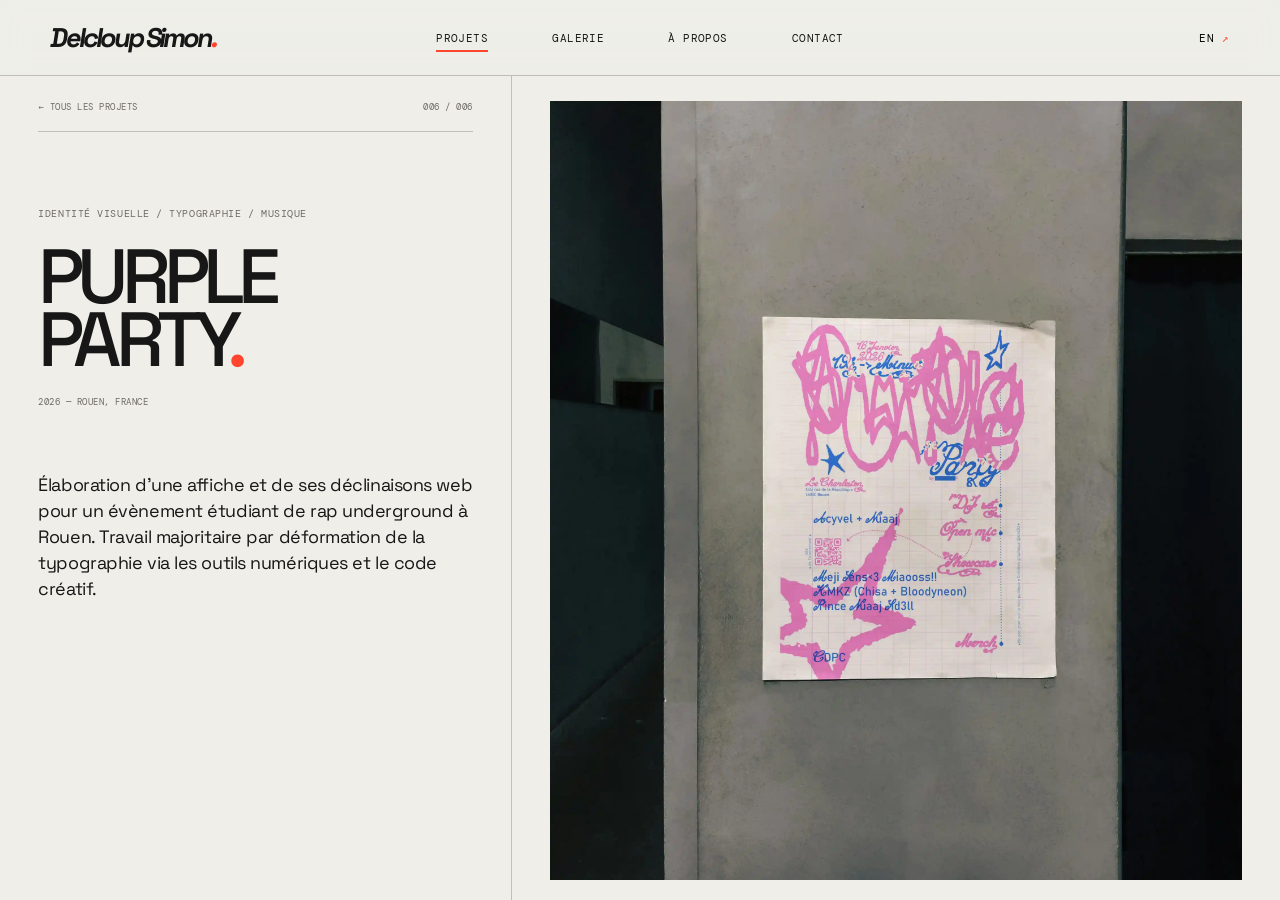
<file: projects/purple-party.html>
<!DOCTYPE html>
<html lang="fr">

<head>
  <meta charset="UTF-8">
  <meta name="viewport" content="width=device-width, initial-scale=1.0">

  <meta name="description" content="PAER — Présentation du projet.">

  <title>Delcloup Simon — Purple Party</title>

  <link rel="preconnect" href="https://fonts.googleapis.com">
  <link rel="preconnect" href="https://fonts.gstatic.com" crossorigin>

  <link href="https://fonts.googleapis.com/css2?family=DM+Mono&family=Space+Grotesk:wght@400;500;700&display=swap" rel="stylesheet">

  <link rel="stylesheet" href="../style.css">
</head>

<body class="project-page">

  <div class="site-shell">

    <!-- HEADER -->

    <header class="site-header">

      <a class="brand" href="../index.html">
        Delcloup Simon<span class="brand-dot">.</span>
      </a>

      <nav class="main-nav">

        <a href="../projects.html"
           class="active"
           data-fr="PROJETS"
           data-en="PROJECTS">
          PROJETS
        </a>
        <a href="../galerie.html" data-fr="GALERIE" data-en="GALLERY">GALERIE</a>

        <a href="../index.html#about"
           data-fr="À PROPOS"
           data-en="ABOUT">
          À PROPOS
        </a>

        <a href="../index.html#contact"
           data-fr="CONTACT"
           data-en="CONTACT">
          CONTACT
        </a>

      </nav>

      <button class="lang-switch" id="langSwitch" type="button">
        EN <span>↗</span>
      </button>

    </header>

    <!-- PROJECT CONTENT -->

    <main class="project-layout">

      <!-- LEFT COLUMN : TEXT -->

      <aside class="project-content">

        <div class="project-content-inner">

          <div class="project-topline mono">

            <a href="../projects.html">
              ← <span data-fr="TOUS LES PROJETS"
                       data-en="ALL PROJECTS">
                TOUS LES PROJETS
              </span>
            </a>

            <span>006 / 006</span>

          </div>

          <div class="project-heading">

            <p class="eyebrow mono">
              IDENTITÉ VISUELLE / TYPOGRAPHIE / MUSIQUE
            </p>

            <h1>
              PURPLE<br>PARTY<span>.</span>
            </h1>

            <p class="project-subtitle mono">
              2026 — ROUEN, FRANCE
            </p>

          </div>

          <div class="project-description">

            <p>

              Élaboration d’une affiche et de
ses déclinaisons web pour un évènement étudiant de rap underground
à Rouen. Travail majoritaire par déformation de la typographie via les
outils numériques et le code créatif.
</p>

          </div>

        </div>

      </aside>

      <!-- RIGHT COLUMN : IMAGE GALLERY -->

      <section class="project-gallery">

        <!-- IMAGE 01 -->

        <figure class="project-visual visual-main">

          <img
            src="../assets/images/mockup purple affiche.webp"
            alt="Purple Party — visuel 1"
            class="gallery-image"
            fetchpriority="high"
          >

          <figcaption class="mono">
          </figcaption>

        </figure>

        <!-- IMAGE 02 -->

        <figure class="project-visual">

          <img
            src="../assets/images/purple party post 1080x1080px.webp"
            alt="Purple Party — visuel 2"
            class="gallery-image"
            loading="lazy"
          >

          <figcaption class="mono">
          </figcaption>

        </figure>

        <!-- IMAGE 03 -->

        <figure class="project-visual">

          <img
            src="../assets/images/purple party post 1080x1080px2.webp"
            alt="Purple Party — visuel 3"
            class="gallery-image"
            loading="lazy"
          >

          <figcaption class="mono">
          </figcaption>

        </figure>

        <!-- IMAGE 04 -->

        <figure class="project-visual">

          <img
            src="../assets/images/purple party noir.webp"
            alt="Purple Party — visuel 4"
            class="gallery-image"
            loading="lazy"
          >

          <figcaption class="mono">
          </figcaption>

        </figure>

        <figure class="project-visual">

          <img
            src="../assets/images/purple party bannière1920x1080px SauceBleu.webp"
            alt="Purple Party — visuel 5"
            class="gallery-image"
            loading="lazy"
          >

          <figcaption class="mono">
          </figcaption>

        </figure>

        <figure class="project-visual">

          <img
            src="../assets/images/Capture d'écran 2026-02-02 141033.webp"
            alt="Purple Party — visuel 6"
            class="gallery-image"
            loading="lazy"
          >

          <figcaption class="mono">
          </figcaption>

        </figure>

        <!-- END OF GALLERY -->

        <div class="gallery-end mono">
        Delcloup Simon © 2026
        </div>

      </section>

    </main>

  </div>

  <script src="../main.js" defer></script>

</body>
</html>
</file>
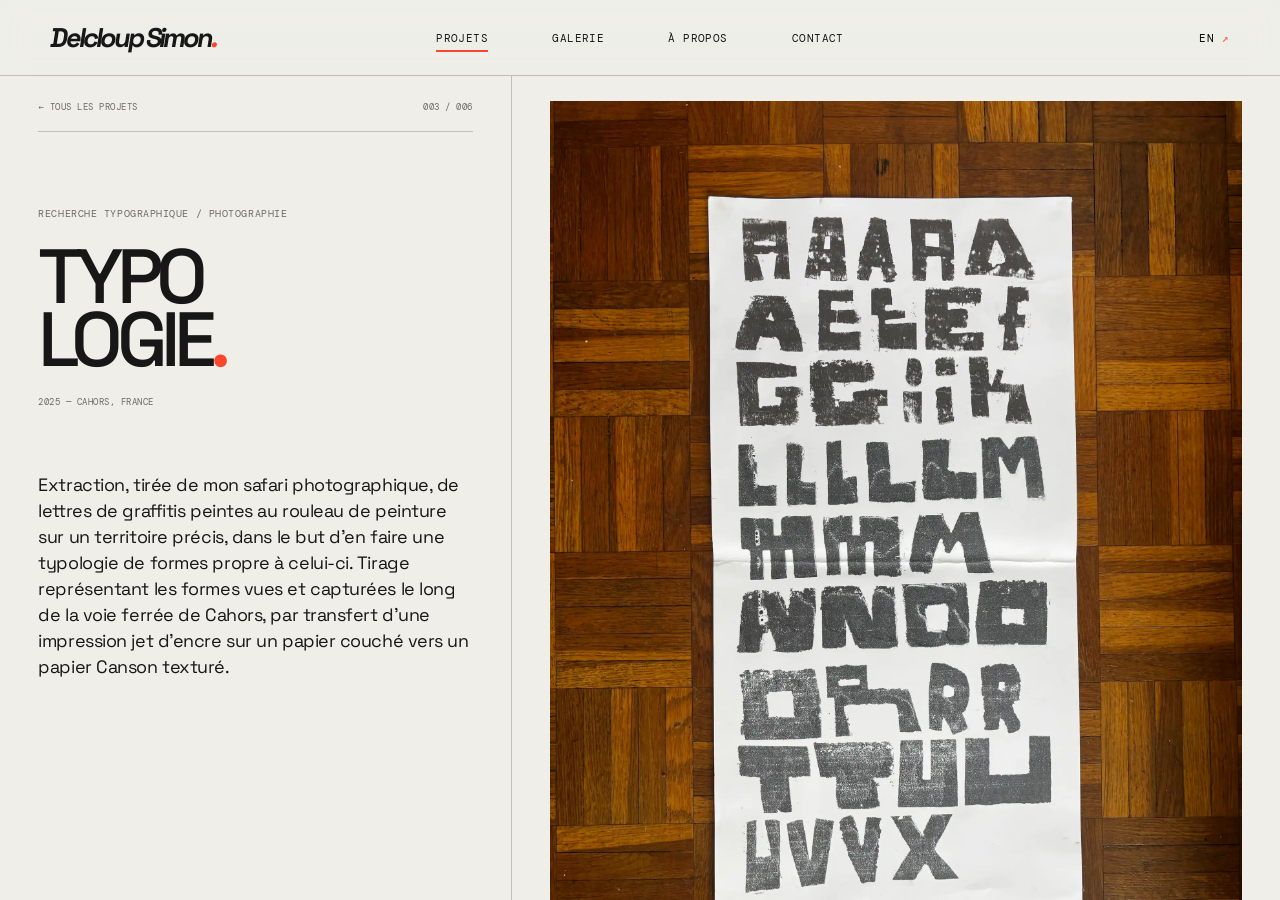
<file: projects/Typologie.html>
<!DOCTYPE html>
<html lang="fr">

<head>
  <meta charset="UTF-8">
  <meta name="viewport" content="width=device-width, initial-scale=1.0">

  <meta name="description" content="PAER — Présentation du projet.">

  <title>Delcloup Simon — Typologie</title>

  <link rel="preconnect" href="https://fonts.googleapis.com">
  <link rel="preconnect" href="https://fonts.gstatic.com" crossorigin>

  <link href="https://fonts.googleapis.com/css2?family=DM+Mono&family=Space+Grotesk:wght@400;500;700&display=swap" rel="stylesheet">

  <link rel="stylesheet" href="../style.css">
</head>

<body class="project-page">

  <div class="site-shell">

    <!-- HEADER -->

    <header class="site-header">

      <a class="brand" href="../index.html">
        Delcloup Simon<span class="brand-dot">.</span>
      </a>

      <nav class="main-nav">

        <a href="../projects.html"
           class="active"
           data-fr="PROJETS"
           data-en="PROJECTS">
          PROJETS
        </a>
        <a href="../galerie.html" data-fr="GALERIE" data-en="GALLERY">GALERIE</a>

        <a href="../index.html#about"
           data-fr="À PROPOS"
           data-en="ABOUT">
          À PROPOS
        </a>

        <a href="../index.html#contact"
           data-fr="CONTACT"
           data-en="CONTACT">
          CONTACT
        </a>

      </nav>

      <button class="lang-switch" id="langSwitch" type="button">
        EN <span>↗</span>
      </button>

    </header>

    <!-- PROJECT CONTENT -->

    <main class="project-layout">

      <!-- LEFT COLUMN : TEXT -->

      <aside class="project-content">

        <div class="project-content-inner">

          <div class="project-topline mono">

            <a href="../projects.html">
              ← <span data-fr="TOUS LES PROJETS"
                       data-en="ALL PROJECTS">
                TOUS LES PROJETS
              </span>
            </a>

            <span>003 / 006</span>

          </div>

          <div class="project-heading">

            <p class="eyebrow mono">
              RECHERCHE TYPOGRAPHIQUE / PHOTOGRAPHIE
            </p>

            <h1>
              TYPO<br>LOGIE<span>.</span>
            </h1>

            <p class="project-subtitle mono">
              2025 — CAHORS, FRANCE
            </p>

          </div>

          <div class="project-description">

            <p>

              Extraction, tirée de mon safari photographique, de lettres de graffitis peintes au rouleau de peinture
sur un territoire précis, dans le but
d’en faire une typologie de formes
propre à celui-ci. Tirage représentant les formes vues et capturées
le long de la voie ferrée de Cahors,
par transfert d’une impression jet
d’encre sur un papier couché vers
un papier Canson texturé.
</p>

          </div>

        </div>

      </aside>

      <!-- RIGHT COLUMN : IMAGE GALLERY -->

      <section class="project-gallery">

        <!-- IMAGE 01 -->

        <figure class="project-visual visual-main">

          <img
            src="../assets/images/IMG_1981.webp"
            alt="Typologie — visuel 1"
            class="gallery-image"
            fetchpriority="high"
          >

          <figcaption class="mono">
          </figcaption>

        </figure>

        <!-- IMAGE 02 -->

        <figure class="project-visual">

          <img
            src="../assets/images/DSC_0176.webp"
            alt="Typologie — visuel 2"
            class="gallery-image"
            loading="lazy"
          >

          <figcaption class="mono">
          </figcaption>

        </figure>

        <!-- IMAGE 03 -->

        <figure class="project-visual">

          <img
            src="../assets/images/DSC_0264.webp"
            alt="Typologie — visuel 3"
            class="gallery-image"
            loading="lazy"
          >

          <figcaption class="mono">
          </figcaption>

        </figure>

        <!-- IMAGE 04 -->

        <figure class="project-visual">

          <img
            src="../assets/images/DSC_0545.webp"
            alt="Typologie — visuel 4"
            class="gallery-image"
            loading="lazy"
          >

          <figcaption class="mono">
          </figcaption>

        </figure>

        <figure class="project-visual">

          <img
            src="../assets/images/DSC_0547 (1).webp"
            alt="Typologie — visuel 5"
            class="gallery-image"
            loading="lazy"
          >

          <figcaption class="mono">
          </figcaption>

        </figure>

        <figure class="project-visual">

          <img
            src="../assets/images/DSC_0552.webp"
            alt="Typologie — visuel 6"
            class="gallery-image"
            loading="lazy"
          >

          <figcaption class="mono">
          </figcaption>

        </figure>

        <!-- END OF GALLERY -->

        <div class="gallery-end mono">
        Delcloup Simon © 2026
        </div>

      </section>

    </main>

  </div>

  <script src="../main.js" defer></script>

</body>
</html>
</file>
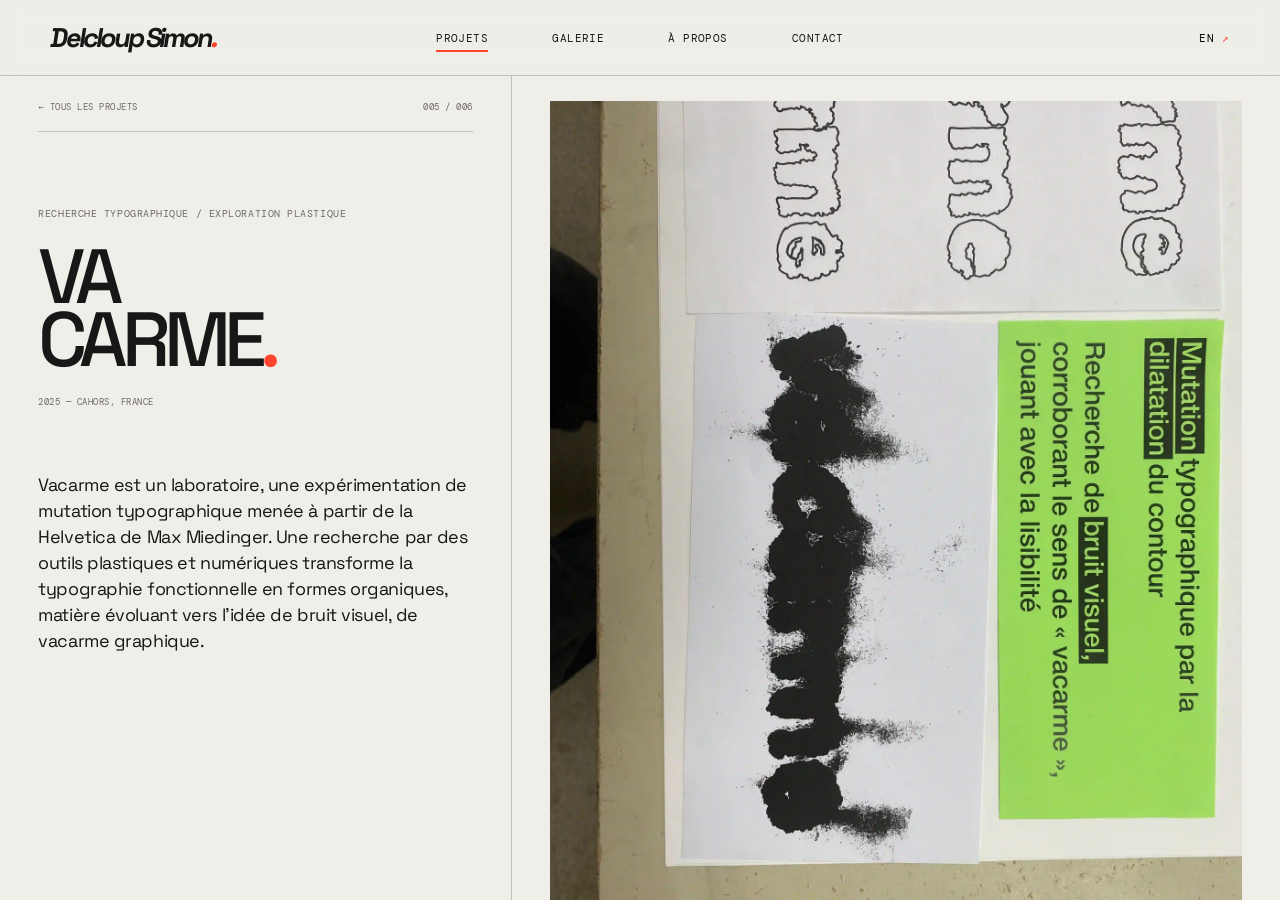
<file: projects/Vacarme.html>
<!DOCTYPE html>
<html lang="fr">

<head>
  <meta charset="UTF-8">
  <meta name="viewport" content="width=device-width, initial-scale=1.0">

  <meta name="description" content="PAER — Présentation du projet.">

  <title>Delcloup Simon — Vacarme</title>

  <link rel="preconnect" href="https://fonts.googleapis.com">
  <link rel="preconnect" href="https://fonts.gstatic.com" crossorigin>

  <link href="https://fonts.googleapis.com/css2?family=DM+Mono&family=Space+Grotesk:wght@400;500;700&display=swap" rel="stylesheet">

  <link rel="stylesheet" href="../style.css">
</head>

<body class="project-page">

  <div class="site-shell">

    <!-- HEADER -->

    <header class="site-header">

      <a class="brand" href="../index.html">
        Delcloup Simon<span class="brand-dot">.</span>
      </a>

      <nav class="main-nav">

        <a href="../projects.html"
           class="active"
           data-fr="PROJETS"
           data-en="PROJECTS">
          PROJETS
        </a>
        <a href="../galerie.html" data-fr="GALERIE" data-en="GALLERY">GALERIE</a>

        <a href="../index.html#about"
           data-fr="À PROPOS"
           data-en="ABOUT">
          À PROPOS
        </a>

        <a href="../index.html#contact"
           data-fr="CONTACT"
           data-en="CONTACT">
          CONTACT
        </a>

      </nav>

      <button class="lang-switch" id="langSwitch" type="button">
        EN <span>↗</span>
      </button>

    </header>

    <!-- PROJECT CONTENT -->

    <main class="project-layout">

      <!-- LEFT COLUMN : TEXT -->

      <aside class="project-content">

        <div class="project-content-inner">

          <div class="project-topline mono">

            <a href="../projects.html">
              ← <span data-fr="TOUS LES PROJETS"
                       data-en="ALL PROJECTS">
                TOUS LES PROJETS
              </span>
            </a>

            <span>005 / 006</span>

          </div>

          <div class="project-heading">

            <p class="eyebrow mono">
              RECHERCHE TYPOGRAPHIQUE / EXPLORATION PLASTIQUE
            </p>

            <h1>
              VA<br>CARME<span>.</span>
            </h1>

            <p class="project-subtitle mono">
              2025 — CAHORS, FRANCE
            </p>

          </div>

          <div class="project-description">

            <p>

              Vacarme est un laboratoire,
une expérimentation de mutation
typographique menée à partir de la
Helvetica de Max Miedinger. Une recherche par des outils plastiques et
numériques transforme la typographie fonctionnelle en formes organiques, matière évoluant vers l’idée
de bruit visuel, de vacarme graphique.
</p>

          </div>

        </div>

      </aside>

      <!-- RIGHT COLUMN : IMAGE GALLERY -->

      <section class="project-gallery">

        <!-- IMAGE 01 -->

        <figure class="project-visual visual-main">

          <img
            src="../assets/images/IMG_3808.webp"
            alt="Vacarme — visuel 1"
            class="gallery-image"
            fetchpriority="high"
          >

          <figcaption class="mono">
          </figcaption>

        </figure>

        <!-- IMAGE 02 -->

        <figure class="project-visual">

          <img
            src="../assets/images/IMG_3819.webp"
            alt="Vacarme — visuel 2"
            class="gallery-image"
            loading="lazy"
          >

          <figcaption class="mono">
          </figcaption>

        </figure>

        <!-- IMAGE 03 -->

        <figure class="project-visual">

          <img
            src="../assets/images/vacarme-morph-loop.gif"
            alt="Vacarme — visuel 3"
            class="gallery-image"
            loading="lazy"
          >

          <figcaption class="mono">
          </figcaption>

        </figure>

        <!-- IMAGE 04 -->

        <figure class="project-visual">

          <img
            src="../assets/images/IMG_2006.webp"
            alt="Vacarme — visuel 4"
            class="gallery-image"
            loading="lazy"
          >

          <figcaption class="mono">
          </figcaption>

        </figure>

        <figure class="project-visual">

          <img
            src="../assets/images/IMG_2005.webp"
            alt="Vacarme — visuel 5"
            class="gallery-image"
            loading="lazy"
          >

          <figcaption class="mono">
          </figcaption>

        </figure>

        <figure class="project-visual">

          <img
            src="../assets/images/IMG_2003.webp"
            alt="Vacarme — visuel 6"
            class="gallery-image"
            loading="lazy"
          >

          <figcaption class="mono">
          </figcaption>

        </figure>

        <figure class="project-visual">

          <img
            src="../assets/images/IMG_2002.webp"
            alt="Vacarme — visuel 7"
            class="gallery-image"
            loading="lazy"
          >

          <figcaption class="mono">
          </figcaption>

        </figure>

        <!-- END OF GALLERY -->

        <div class="gallery-end mono">
        Delcloup Simon © 2026
        </div>

      </section>

    </main>

  </div>

  <script src="../main.js" defer></script>

</body>
</html>
</file>
<file: style.css>
/* ========================================
   Delcloup Simon — Portfolio
   Sommaire : 1 Base · 2 Header · 3 Accueil (hero)
   4 Projets · 5 À propos · 6 Contact
   7 Archive · 8 Page projet · 9 Responsive
======================================== */


/* 1. BASE */

:root {
  --ink: #171717;
  --paper: #efeee8;
  --red: #ff452e;
  --line: rgba(23, 23, 23, 0.22);
  --muted: #6d6b64;

  --mono: "DM Mono", monospace;
  --sans: "Space Grotesk", sans-serif;
}

* { box-sizing: border-box; }

html { scroll-behavior: smooth; }

body {
  margin: 0;
  padding-top: 76px;
  background: var(--paper);
  color: var(--ink);
  font-family: var(--sans);
}

a { color: inherit; text-decoration: none; }
button { font: inherit; }

.site-shell { overflow: hidden; }

.mono,
.eyebrow {
  font-family: var(--mono);
  font-size: 10px;
  letter-spacing: 0.055em;
}

.eyebrow { margin: 0 0 12px; color: var(--muted); }


/* 2. HEADER */

.site-header {
  position: fixed;
  top: 0;
  left: 0;
  z-index: 1000;
  width: 100%;
  height: 76px;
  padding: 0 4vw;

  display: grid;
  grid-template-columns: 1fr 2fr 1fr;
  align-items: center;

  background: rgba(239, 238, 232, 0.94);
  backdrop-filter: blur(12px);
  border-bottom: 1px solid var(--line);

  transform: translateY(0);
  transition: transform 0.35s ease;
}

.site-header.header-hidden { transform: translateY(-110%); }

.brand {
  width: fit-content;
  font-size: 27px;
  font-weight: 700;
  letter-spacing: -0.11em;
  transform: skew(-9deg);
}

.brand-dot { color: var(--red); }

.main-nav {
  display: flex;
  justify-content: center;
  gap: clamp(24px, 5vw, 76px);
}

.main-nav a,
.lang-switch {
  font: 11px var(--mono);
  letter-spacing: 0.04em;
}

.main-nav a { position: relative; }

.main-nav a::after {
  content: "";
  position: absolute;
  left: 0;
  bottom: -7px;
  width: 0;
  height: 2px;
  background: var(--red);
  transition: width 0.2s ease;
}

.main-nav a:hover::after,
.main-nav a.active::after { width: 100%; }

.lang-switch {
  justify-self: end;
  padding: 10px 0 10px 10px;
  border: 0;
  background: none;
  cursor: pointer;
}

.lang-switch span { color: var(--red); }


/* 3. ACCUEIL — HERO */

.hero {
  position: relative;
  width: 100%;
  min-height: min(790px, calc(100svh - 76px));
  padding: 26px 4vw 30px;

  display: flex;
  flex-direction: column;
  justify-content: space-between;

  border-bottom: 1px solid var(--line);
}

.hero-meta {
  display: flex;
  justify-content: space-between;
}

.home-hero {
  position: relative;
  isolation: isolate;
  overflow: hidden;

  display: flex;
  align-items: center;
  justify-content: center;

  height: calc(85svh - 76px);
  min-height: 570px;
  max-height: 850px;
}

.hero-grid {
  position: absolute;
  inset: 0;
  z-index: -1;

  background-image:
    linear-gradient(rgba(23, 23, 23, 0.07) 1px, transparent 1px),
    linear-gradient(90deg, rgba(23, 23, 23, 0.07) 1px, transparent 1px);
  background-size: 42px 42px;

  mask-image: linear-gradient(
    to bottom,
    black 0%,
    black 35%,
    rgba(0, 0, 0, 0.65) 60%,
    transparent 100%
  );
}

.hero-signature {
  position: absolute;
  top: 40%;
  left: 50%;
  width: min(78%, 850px);
  transform: translate(-50%, -50%);

  display: flex;
  justify-content: center;
}

.hero-lettering {
  display: block;
  width: 100%;
  height: auto;
  object-fit: contain;
}

.hero-bottom {
  position: absolute;
  left: 3vw;
  right: 3vw;
  bottom: 25px;

  display: flex;
  align-items: end;
  justify-content: space-between;
  gap: 30px;

  font-size: 9px;
  color: #77756d;
}

.scroll-cue {
  position: absolute;
  bottom: 17px;
  left: 50%;
  z-index: 5;
  transform: translateX(-50%);

  display: flex;
  align-items: center;
  gap: 20px;

  font-size: 9px;
  color: var(--ink);
  white-space: nowrap;
}

.scroll-cue b {
  display: grid;
  place-items: center;
  width: 32px;
  height: 32px;

  border: 1px solid var(--ink);
  border-radius: 50%;

  font: 17px var(--sans);
  transition: background 0.2s, color 0.2s;
}

.scroll-cue:hover b {
  transform: translateY(4px);
  background: var(--red);
  color: var(--paper);
  border-color: var(--red);
}

.hero-cross { position: absolute; color: var(--red); font-size: 20px; }
.cross-one { top: 25%; right: 16%; }
.cross-two { bottom: 25%; left: 13%; }


/* 4. PROJETS (ACCUEIL) — carrousel noir et blanc */

.projects-section { padding: 70px 0; }

.section-heading {
  display: flex;
  align-items: end;
  justify-content: space-between;
  margin-bottom: 30px;
  padding: 0 4vw;
}

.section-heading .eyebrow { margin: 0; }

.section-link {
  padding-bottom: 6px;
  border-bottom: 1px solid var(--red);
}

.section-link:hover { color: var(--red); }

.marquee { overflow: hidden; }

.marquee-track { display: flex; gap: 16px; width: max-content; }

.marquee-track.is-running {
  animation: marquee-scroll var(--marquee-duration, 60s) linear infinite;
}

.marquee:hover .marquee-track { animation-play-state: paused; }

@keyframes marquee-scroll {
  to { transform: translateX(calc(-50% - 8px)); }
}

.marquee-item {
  flex: 0 0 auto;
  height: clamp(220px, 30vw, 380px);
  aspect-ratio: 4 / 3;
  overflow: hidden;
  background: var(--ink);
}

.marquee-item img {
  display: block;
  width: 100%;
  height: 100%;
  object-fit: cover;
  filter: grayscale(1);
}

.marquee-item:focus-visible { outline: 2px solid var(--red); outline-offset: 3px; }

@media (prefers-reduced-motion: reduce) {
  .marquee { overflow-x: auto; }
  .marquee-track.is-running { animation: none; }
}


/* 5. À PROPOS */

.about-strip {
  padding: 65px 4vw 85px;
  background: var(--ink);
  color: var(--paper);
}

.about-strip .eyebrow { color: #aaa79e; }

.about-content {
  display: grid;
  grid-template-columns: 1.2fr 0.8fr;
  align-items: end;
  gap: 8vw;
}

.about-content h2 {
  margin: 35px 0 0;
  font-size: clamp(54px, 9vw, 130px);
  font-weight: 500;
  line-height: 0.82;
  letter-spacing: -0.09em;
}

.about-text { max-width: 440px; padding-bottom: 6px; }

.about-text p {
  font-size: clamp(16px, 1.5vw, 20px);
  line-height: 1.45;
  color: #d0cec6;
}

.text-link {
  display: inline-block;
  margin-top: 18px;
  padding: 12px 0 8px;
  border-bottom: 1px solid var(--red);
  font-size: 10px;
}


/* 6. CONTACT */

.contact-section {
  display: flex;
  flex-direction: column;
  min-height: 500px;
  padding: 30px 4vw 22px;
}

.contact-top,
.contact-bottom {
  display: flex;
  justify-content: space-between;
  gap: 20px;
}

.contact-top { color: var(--muted); }

.contact-section h2 {
  margin: auto 0 35px;
  font-size: clamp(76px, 15vw, 210px);
  font-weight: 500;
  line-height: 0.76;
  letter-spacing: -0.1em;
}

.contact-email {
  width: fit-content;
  margin-bottom: 75px;
  padding-bottom: 8px;
  border-bottom: 2px solid var(--red);
  font-size: clamp(16px, 2.5vw, 30px);
  letter-spacing: -0.05em;
}

.contact-bottom {
  margin-top: auto;
  padding-top: 15px;
  border-top: 1px solid var(--line);
  font-size: 9px;
}

.contact-bottom a:hover { color: var(--red); }


/* 7. ARCHIVE DES PROJETS */

.archive-page { min-height: calc(100vh - 76px); padding: 35px 4vw 25px; }

.archive-intro {
  position: relative;
  isolation: isolate;
  overflow: hidden;
  margin-bottom: 45px;
}

.archive-meta { display: flex; justify-content: space-between; color: var(--muted); }

.archive-title {
  display: grid;
  grid-template-columns: 1.2fr 0.8fr;
  align-items: end;
  gap: 8vw;
  margin: 90px 0 60px;
}

.archive-title h1 {
  margin: 0;
  font-size: clamp(55px, 9vw, 125px);
  font-weight: 500;
  line-height: 0.85;
  letter-spacing: -0.09em;
}

.archive-description {
  max-width: 350px;
  margin: 0 0 5px;
  font-size: 18px;
  line-height: 1.35;
}

.archive-count {
  display: flex;
  justify-content: space-between;
  padding: 12px 0;
  border-top: 1px solid var(--line);
  border-bottom: 1px solid var(--line);
  color: var(--muted);
}

.archive-grid {
  display: grid;
  grid-template-columns: repeat(3, minmax(0, 1fr));
  gap: 40px 16px;
  padding-bottom: 90px;
}

.archive-card { display: block; min-width: 0; }

.archive-image {
  position: relative;
  width: 100%;
  overflow: hidden;
  background: var(--paper);
}

.archive-photo {
  display: block;
  width: 100%;
  height: 100%;
  aspect-ratio: 4 / 3;
  object-fit: cover;

  filter: grayscale(100%);
  transform: scale(1);
  transition: filter 0.5s ease, transform 0.7s cubic-bezier(0.2, 0.7, 0.2, 1);
}

.archive-card:hover .archive-photo { filter: grayscale(0%); transform: scale(1.06); }

.archive-number {
  position: absolute;
  top: 15px;
  left: 15px;
  z-index: 2;
  transition: opacity 0.35s ease;
}

.archive-card:hover .archive-number { opacity: 0; }

.archive-info {
  display: grid;
  grid-template-columns: 1fr auto;
  gap: 5px 10px;
  padding: 12px 0;
  border-bottom: 1px solid var(--line);
}

.archive-info h2 {
  margin: 0;
  font-size: 16px;
  font-weight: 500;
  letter-spacing: -0.04em;
}

.archive-info .mono { font-size: 8px; color: var(--muted); }

.archive-arrow {
  grid-column: 2;
  grid-row: 1 / span 2;
  font-size: 18px;
  transition: transform 0.2s, color 0.2s;
}

.archive-card:hover .archive-arrow { transform: translate(4px, -4px); color: var(--red); }

.archive-footer {
  display: flex;
  justify-content: space-between;
  gap: 20px;
  padding: 18px 0;
  border-top: 1px solid var(--line);
  font-size: 9px;
}

.archive-footer a:hover { color: var(--red); }

@media (prefers-reduced-motion: reduce) {
  .archive-photo,
  .archive-number { transition: none; }
}


/* GALERIE (toiles) : colonnes qui s'adaptent à toutes les proportions d'images */

.gallery-grid {
  columns: 3;
  column-gap: 16px;
  padding-bottom: 90px;
}

.gallery-item {
  break-inside: avoid;
  margin: 0 0 40px;
}

.gallery-item img { display: block; width: 100%; height: auto; }

.gallery-item figcaption {
  display: flex;
  justify-content: space-between;
  gap: 10px;
  padding: 10px 0 12px;
  border-bottom: 1px solid var(--line);
  font-size: 8px;
  color: var(--muted);
}

.gallery-empty { column-span: all; margin: 0; padding: 60px 0; color: var(--muted); }


/* 8. PAGE PROJET (texte à gauche, galerie à droite) */

.project-page { height: 100vh; overflow: hidden; }

.project-layout {
  display: grid;
  grid-template-columns: 40% 60%;
  height: calc(100svh - 76px);
  overflow: hidden;
}

.project-content,
.project-gallery {
  height: 100%;
  overscroll-behavior: contain;
  scrollbar-width: thin;
  scrollbar-color: var(--red) transparent;
}

.project-content { overflow-y: auto; border-right: 1px solid var(--line); }

.project-content-inner {
  display: flex;
  flex-direction: column;
  min-height: 100%;
  padding: 25px 3vw 45px;
}

.project-topline {
  display: flex;
  justify-content: space-between;
  align-items: center;
  gap: 15px;
  padding-bottom: 18px;
  border-bottom: 1px solid var(--line);
  font-size: 9px;
  color: var(--muted);
}

.project-topline a:hover { color: var(--red); }

.project-heading { padding: 75px 0 35px; }
.project-heading .eyebrow { margin-bottom: 25px; }

.project-heading h1 {
  margin: 0;
  font-size: clamp(55px, 6vw, 95px);
  font-weight: 500;
  line-height: 0.82;
  letter-spacing: -0.09em;
}

.project-heading h1 span { color: var(--red); }

.project-subtitle { margin-top: 25px; font-size: 9px; color: var(--muted); }

.project-description { margin-top: 20px; margin-bottom: auto; }

.project-description p {
  max-width: 540px;
  margin: 0;
  font-size: clamp(16px, 1.4vw, 21px);
  line-height: 1.45;
  letter-spacing: -0.025em;
}

.project-gallery {
  overflow-y: auto;
  display: flex;
  flex-direction: column;
  gap: 30px;
  padding: 25px 3vw 35px;
}

.project-visual { width: 100%; margin: 0 0 35px; }

.gallery-image { display: block; width: 100%; height: auto; object-fit: contain; }

.project-visual figcaption { margin-top: 10px; font-size: 10px; opacity: 0.6; }

.gallery-end {
  padding-top: 15px;
  border-top: 1px solid var(--line);
  font-size: 9px;
  color: #77756d;
}

.project-content::-webkit-scrollbar,
.project-gallery::-webkit-scrollbar { width: 4px; }

.project-content::-webkit-scrollbar-thumb,
.project-gallery::-webkit-scrollbar-thumb { background: var(--red); }

.project-content::-webkit-scrollbar-track,
.project-gallery::-webkit-scrollbar-track { background: transparent; }


/* 9. RESPONSIVE (du plus grand au plus petit) */

@media (max-width: 900px) {
  .archive-grid { grid-template-columns: repeat(2, minmax(0, 1fr)); }
  .archive-title { grid-template-columns: 1fr 0.8fr; gap: 30px; }
  .gallery-grid { columns: 2; }
}

@media (max-width: 800px) {
  .home-hero { height: 65svh; min-height: 480px; }
  .hero-signature { width: 90%; margin-top: -15px; }
  .hero-bottom { left: 5vw; right: 5vw; bottom: 18px; font-size: 8px; }

  .project-page { height: auto; overflow: auto; }

  .project-layout { display: flex; flex-direction: column; height: auto; overflow: visible; }
  .project-content { height: auto; overflow: visible; border-right: 0; }
  .project-content-inner { min-height: auto; padding: 20px 5vw 45px; }
  .project-heading { padding: 55px 0 30px; }
  .project-heading h1 { font-size: clamp(65px, 14vw, 105px); }
  .project-description { margin-top: 15px; }

  .project-gallery {
    height: auto;
    overflow: visible;
    gap: 20px;
    padding: 0 5vw 35px;
    border-top: 1px solid var(--line);
  }
}

@media (max-width: 700px) {
  body { padding-top: 64px; }

  .site-header { height: 64px; grid-template-columns: auto 1fr auto; padding: 0 5vw; }
  .brand { font-size: 24px; }
  .main-nav { gap: 14px; justify-content: end; padding-right: 16px; }
  .main-nav a,
  .lang-switch { font-size: 9px; }

  .hero { min-height: calc(90svh - 64px); padding: 20px 5vw 24px; }
  .hero-meta { font-size: 8px; }
  .hero-bottom { align-items: start; flex-direction: column; gap: 25px; }

  .projects-section { padding: 55px 0 50px; }
  .section-heading { padding: 0 5vw; margin-bottom: 25px; }

  .about-strip { padding: 50px 5vw 60px; }
  .about-content { grid-template-columns: 1fr; gap: 35px; }
  .about-content h2 { margin-top: 25px; }
  .about-text { max-width: 100%; }

  .contact-section { min-height: 420px; padding: 24px 5vw 18px; }
  .contact-top,
  .contact-bottom { font-size: 8px; }
  .contact-top span:last-child { text-align: right; }
  .contact-section h2 { margin: auto 0 30px; }
  .contact-email { margin-bottom: 55px; }
}

@media (max-width: 600px) {
  .archive-page { padding: 25px 5vw 20px; }
  .archive-title { display: block; margin: 70px 0 45px; }
  .archive-title h1 { font-size: clamp(55px, 14vw, 85px); }
  .archive-description { margin-top: 30px; font-size: 16px; }
  .archive-grid { gap: 30px 10px; }
  .archive-info h2 { font-size: 13px; }
  .archive-info .mono { font-size: 7px; }
  .archive-footer { font-size: 8px; }
}

@media (max-width: 390px) {
  .main-nav { gap: 9px; padding-right: 8px; }
  .main-nav a { font-size: 8px; }
  .hero-meta span:first-child { max-width: 210px; }
  .contact-top span:last-child { max-width: 130px; }
}

@media (max-width: 380px) {
  .archive-grid { grid-template-columns: 1fr; }
  .gallery-grid { columns: 1; }
}
</file>
